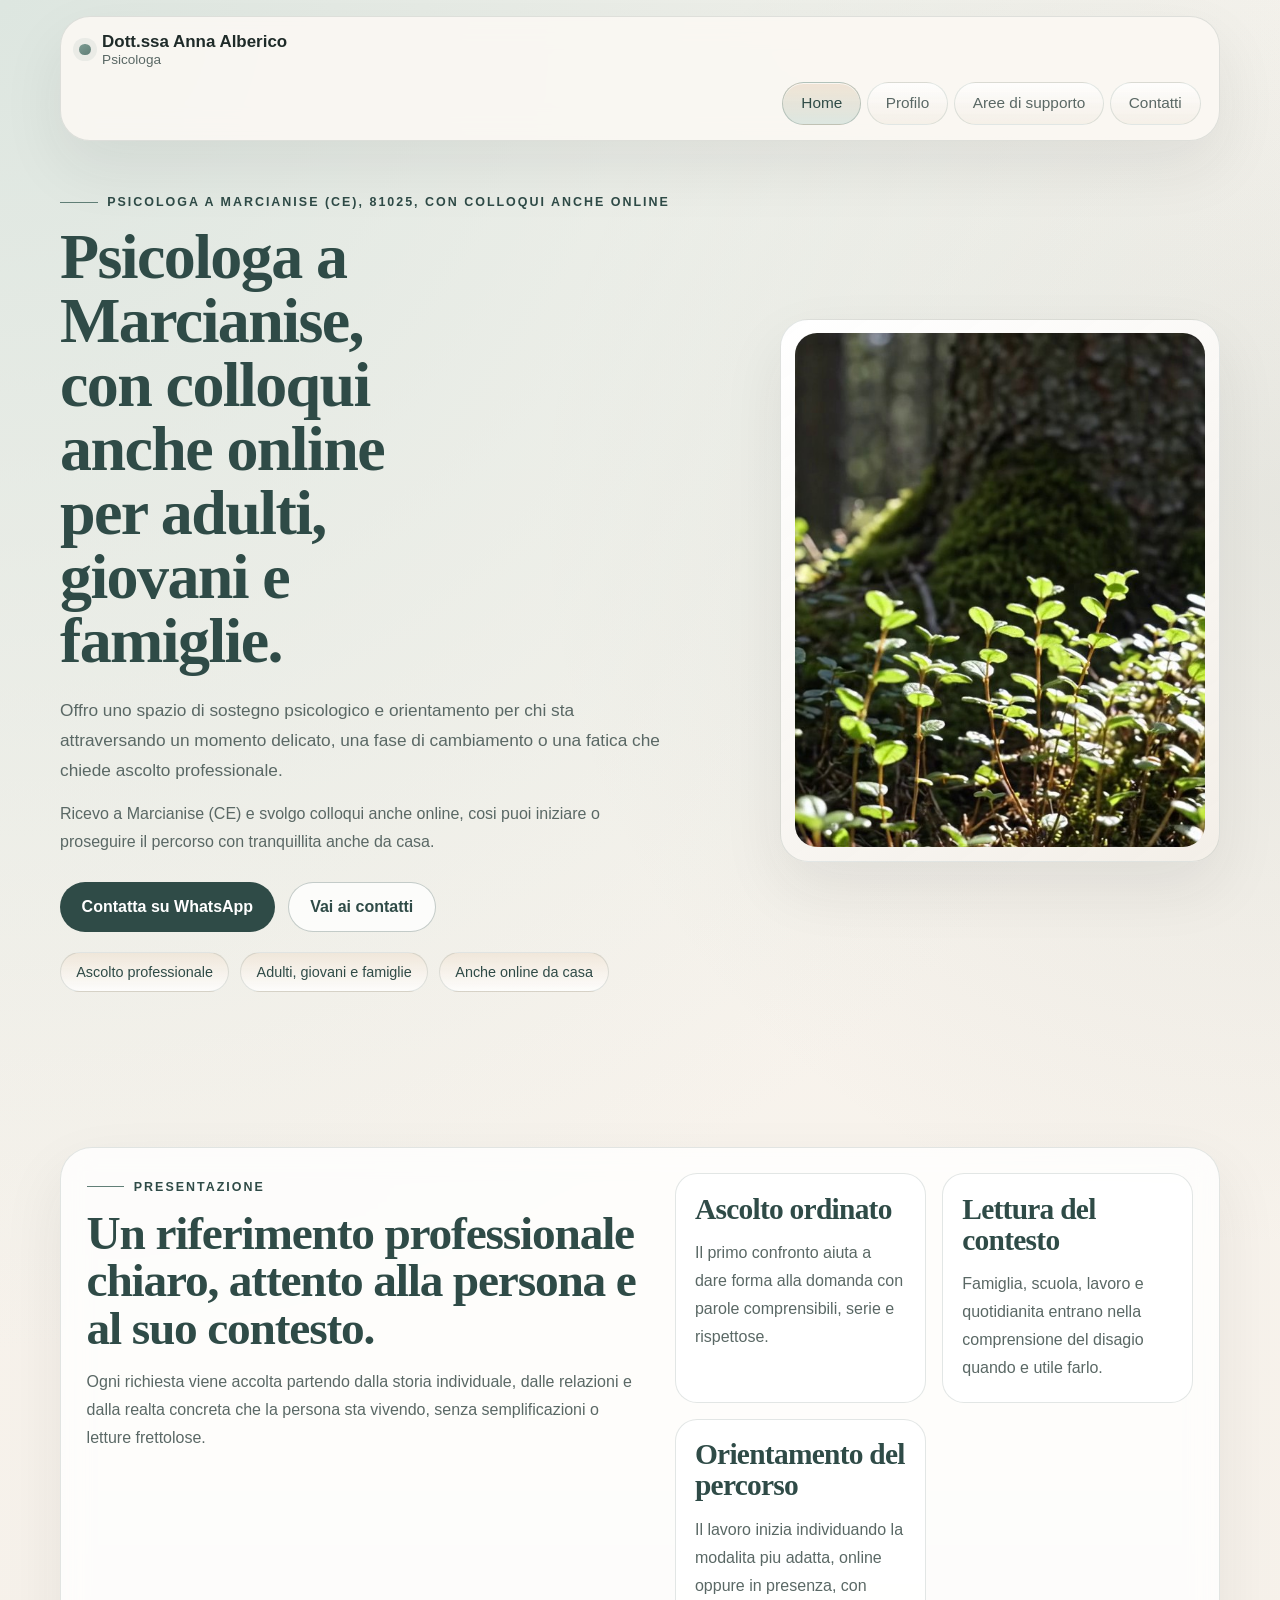
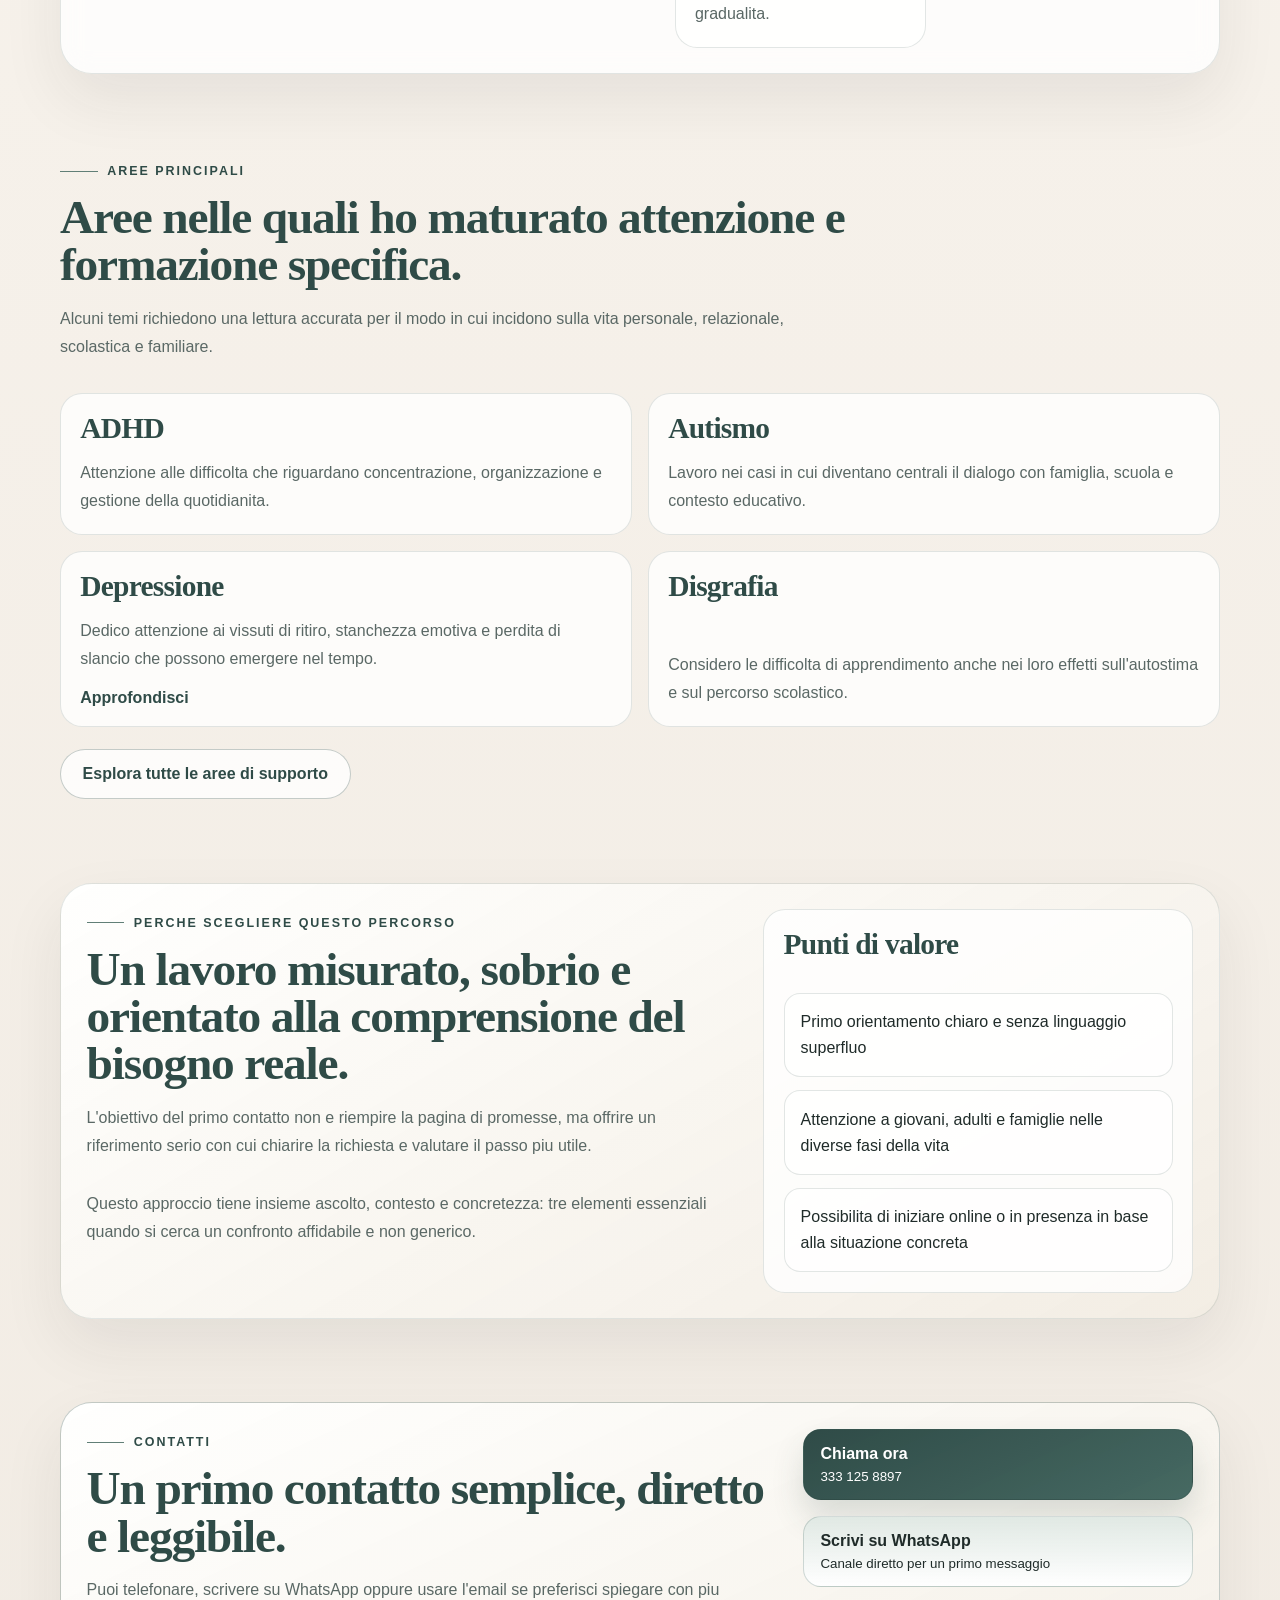
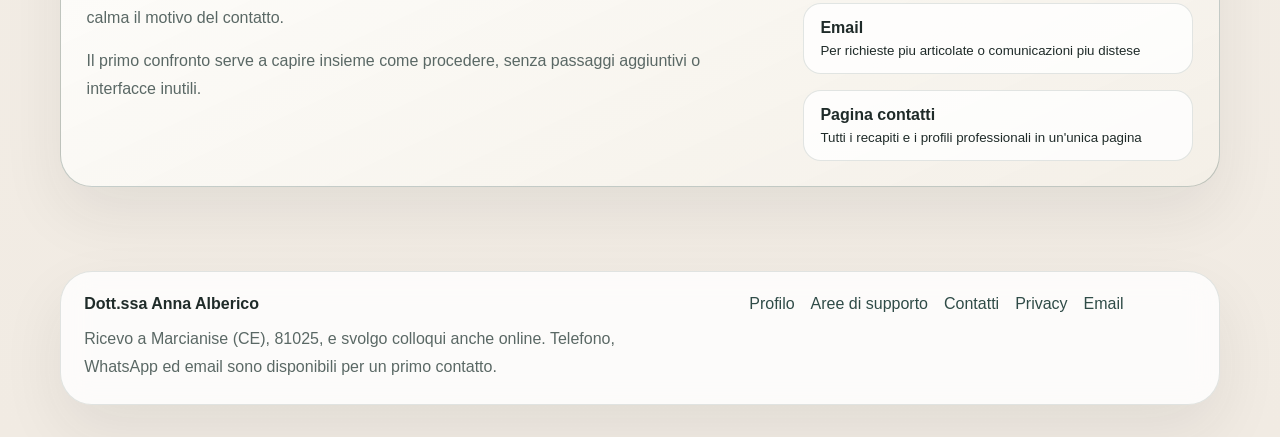
<file: index.html>
<!doctype html>
<html lang="it">
  <head>
    <meta charset="utf-8" />
    <meta name="viewport" content="width=device-width, initial-scale=1" />
    <title>Dott.ssa Anna Alberico | Psicologa a Marcianise (CE), con colloqui anche online</title>
    <meta
      name="description"
      content="Psicologa a Marcianise (CE), con colloqui anche online. Approccio professionale, aree di supporto e contatti diretti della Dott.ssa Anna Alberico."
    />
    <link rel="canonical" href="https://annaalberico.com/" />
    <meta property="og:type" content="website" />
    <meta property="og:site_name" content="Dott.ssa Anna Alberico" />
    <meta property="og:title" content="Dott.ssa Anna Alberico | Psicologa a Marcianise (CE), con colloqui anche online" />
    <meta
      property="og:description"
      content="Presentazione professionale, aree di supporto e contatti diretti della Dott.ssa Anna Alberico."
    />
    <meta property="og:url" content="https://annaalberico.com/" />
    <meta property="og:image" content="https://annaalberico.com/images/og-cover.jpg" />
    <meta name="twitter:card" content="summary_large_image" />
    <meta name="theme-color" content="#f4efe7" />
    <link rel="icon" href="/favicon.svg" type="image/svg+xml" />
    <link rel="stylesheet" href="/assets/styles.css" />
    <script type="application/ld+json">
      {
        "@context": "https://schema.org",
        "@type": "ProfessionalService",
        "name": "Dott.ssa Anna Alberico",
        "description": "Psicologa a Marcianise (CE), con colloqui anche online. Approccio professionale, aree di supporto e contatti diretti.",
        "url": "https://annaalberico.com/",
        "areaServed": ["Marcianise", "Caserta", "Online"],
        "telephone": "+393331258897",
        "email": "dottoressaalberico@gmail.com",
        "provider": {
          "@type": "Person",
          "name": "Dott.ssa Anna Alberico",
          "jobTitle": "Psicologa"
        }
      }
    </script>
    <script defer src="/assets/site.js"></script>
  </head>
  <body>
    <div class="site-shell">
      <header class="site-header" data-nav-root>
        <div class="container site-header__inner">
          <div class="site-header__bar">
            <a class="brand" href="/">
              <span class="brand__text">
                <strong>Dott.ssa Anna Alberico</strong>
                <small>Psicologa</small>
              </span>
            </a>
            <button
              class="nav-toggle"
              type="button"
              aria-expanded="false"
              aria-controls="site-nav"
              aria-label="Apri il menu di navigazione"
              data-nav-toggle
            >
              <span class="nav-toggle__label">Menu</span>
              <span class="nav-toggle__icon" aria-hidden="true"></span>
            </button>
          </div>
          <nav class="nav" id="site-nav" aria-label="Navigazione principale">
            <a href="/" aria-current="page">Home</a>
            <a href="/profilo/">Profilo</a>
            <a href="/aree-di-supporto/">Aree di supporto</a>
            <a href="/contatti/">Contatti</a>
          </nav>
        </div>
      </header>

      <main>
        <section class="hero">
          <div class="container hero__grid">
            <div class="hero__content">
              <p class="eyebrow">Psicologa a Marcianise (CE), 81025, con colloqui anche online</p>
              <h1 class="hero-title">Psicologa a Marcianise, con colloqui anche online per adulti, giovani e famiglie.</h1>
              <p class="hero__lead">
                Offro uno spazio di sostegno psicologico e orientamento per chi sta attraversando un momento delicato,
                una fase di cambiamento o una fatica che chiede ascolto professionale.
              </p>
              <p class="hero__body">
                Ricevo a Marcianise (CE) e svolgo colloqui anche online, cosi puoi iniziare o proseguire il percorso
                con tranquillita anche da casa.
              </p>

              <div class="actions">
                <a class="button button--primary" href="https://wa.me/393331258897" target="_blank" rel="noreferrer">
                  Contatta su WhatsApp
                </a>
                <a class="button button--ghost" href="/contatti/">Vai ai contatti</a>
              </div>

              <div class="pill-row">
                <span class="pill">Ascolto professionale</span>
                <span class="pill">Adulti, giovani e famiglie</span>
                <span class="pill">Anche online da casa</span>
              </div>
            </div>

            <div class="hero__visual hero__visual--video">
              <div class="hero__media hero__media--video">
                <video
                  class="hero__video"
                  autoplay
                  muted
                  loop
                  playsinline
                  preload="metadata"
                  poster="/assets/images/hero-poster.jpg"
                  aria-label="Video introduttivo con atmosfera naturale"
                >
                  <source src="/assets/video/hero.mp4" type="video/mp4" />
                </video>
              </div>
            </div>
          </div>
        </section>

        <section class="section">
          <div class="container section-card home-story">
            <div class="section-header">
              <p class="eyebrow">Presentazione</p>
              <h2 class="section-title">Un riferimento professionale chiaro, attento alla persona e al suo contesto.</h2>
              <p class="section-lead">
                Ogni richiesta viene accolta partendo dalla storia individuale, dalle relazioni e dalla realta concreta
                che la persona sta vivendo, senza semplificazioni o letture frettolose.
              </p>
            </div>

            <div class="feature-grid">
              <article class="subtle-card">
                <h3>Ascolto ordinato</h3>
                <p>Il primo confronto aiuta a dare forma alla domanda con parole comprensibili, serie e rispettose.</p>
              </article>
              <article class="subtle-card">
                <h3>Lettura del contesto</h3>
                <p>Famiglia, scuola, lavoro e quotidianita entrano nella comprensione del disagio quando e utile farlo.</p>
              </article>
              <article class="subtle-card">
                <h3>Orientamento del percorso</h3>
                <p>Il lavoro inizia individuando la modalita piu adatta, online oppure in presenza, con gradualita.</p>
              </article>
            </div>
          </div>
        </section>

        <section class="section">
          <div class="container">
            <div class="section-header">
              <p class="eyebrow">Aree principali</p>
              <h2 class="section-title">Aree nelle quali ho maturato attenzione e formazione specifica.</h2>
              <p class="section-lead">
                Alcuni temi richiedono una lettura accurata per il modo in cui incidono sulla vita personale,
                relazionale, scolastica e familiare.
              </p>
            </div>

            <div class="support-grid support-grid--home">
              <article class="support-card">
                <h3>ADHD</h3>
                <p>Attenzione alle difficolta che riguardano concentrazione, organizzazione e gestione della quotidianita.</p>
              </article>
              <article class="support-card">
                <h3>Autismo</h3>
                <p>Lavoro nei casi in cui diventano centrali il dialogo con famiglia, scuola e contesto educativo.</p>
              </article>
              <article class="support-card">
                <h3>Depressione</h3>
                <p>Dedico attenzione ai vissuti di ritiro, stanchezza emotiva e perdita di slancio che possono emergere nel tempo.</p>
                <a class="mini-link" href="/aree-di-supporto/#depressione">Approfondisci</a>
              </article>
              <article class="support-card">
                <h3>Disgrafia</h3>
                <p>Considero le difficolta di apprendimento anche nei loro effetti sull'autostima e sul percorso scolastico.</p>
              </article>
            </div>

            <div class="section-actions">
              <a class="button button--ghost" href="/aree-di-supporto/">Esplora tutte le aree di supporto</a>
            </div>
          </div>
        </section>

        <section class="section">
          <div class="container section-card editorial-split editorial-split--home">
            <div class="stack">
              <div>
                <p class="eyebrow">Perche scegliere questo percorso</p>
                <h2 class="section-title">Un lavoro misurato, sobrio e orientato alla comprensione del bisogno reale.</h2>
                <p class="section-lead">
                  L'obiettivo del primo contatto non e riempire la pagina di promesse, ma offrire un riferimento serio
                  con cui chiarire la richiesta e valutare il passo piu utile.
                </p>
              </div>
              <p class="body-copy">
                Questo approccio tiene insieme ascolto, contesto e concretezza: tre elementi essenziali quando si cerca
                un confronto affidabile e non generico.
              </p>
            </div>

            <aside class="subtle-card stack context-panel">
              <h3>Punti di valore</h3>
              <ul class="list-clean">
                <li>Primo orientamento chiaro e senza linguaggio superfluo</li>
                <li>Attenzione a giovani, adulti e famiglie nelle diverse fasi della vita</li>
                <li>Possibilita di iniziare online o in presenza in base alla situazione concreta</li>
              </ul>
            </aside>
          </div>
        </section>

        <section class="section">
          <div class="container">
            <div class="contact-panel contact-panel--compact">
              <div>
                <p class="eyebrow">Contatti</p>
                <h2 class="section-title">Un primo contatto semplice, diretto e leggibile.</h2>
                <p class="section-lead">
                  Puoi telefonare, scrivere su WhatsApp oppure usare l'email se preferisci spiegare con piu calma il
                  motivo del contatto.
                </p>
                <p class="contact-panel__note">
                  Il primo confronto serve a capire insieme come procedere, senza passaggi aggiuntivi o interfacce inutili.
                </p>
              </div>

              <div class="contact-links">
                <a class="contact-link contact-link--primary" href="tel:+393331258897">
                  <span>Chiama ora</span>
                  <small>333 125 8897</small>
                </a>
                <a class="contact-link contact-link--secondary" href="https://wa.me/393331258897" target="_blank" rel="noreferrer">
                  <span>Scrivi su WhatsApp</span>
                  <small>Canale diretto per un primo messaggio</small>
                </a>
                <a class="contact-link" href="mailto:dottoressaalberico@gmail.com">
                  <span>Email</span>
                  <small>Per richieste piu articolate o comunicazioni piu distese</small>
                </a>
                <a class="contact-link" href="/contatti/">
                  <span>Pagina contatti</span>
                  <small>Tutti i recapiti e i profili professionali in un'unica pagina</small>
                </a>
              </div>
            </div>
          </div>
        </section>
      </main>

      <footer class="site-footer">
        <div class="container site-footer__inner">
          <div>
            <p class="site-footer__title">Dott.ssa Anna Alberico</p>
            <p class="site-footer__copy">
              Ricevo a Marcianise (CE), 81025, e svolgo colloqui anche online. Telefono, WhatsApp ed email sono disponibili per un primo contatto.
            </p>
          </div>

          <div class="site-footer__links" aria-label="Collegamenti utili">
            <a href="/profilo/">Profilo</a>
            <a href="/aree-di-supporto/">Aree di supporto</a>
            <a href="/contatti/">Contatti</a>
            <a href="/privacy/">Privacy</a>
            <a href="mailto:dottoressaalberico@gmail.com">Email</a>
          </div>
        </div>
      </footer>
    </div>
  </body>
</html>
</file>
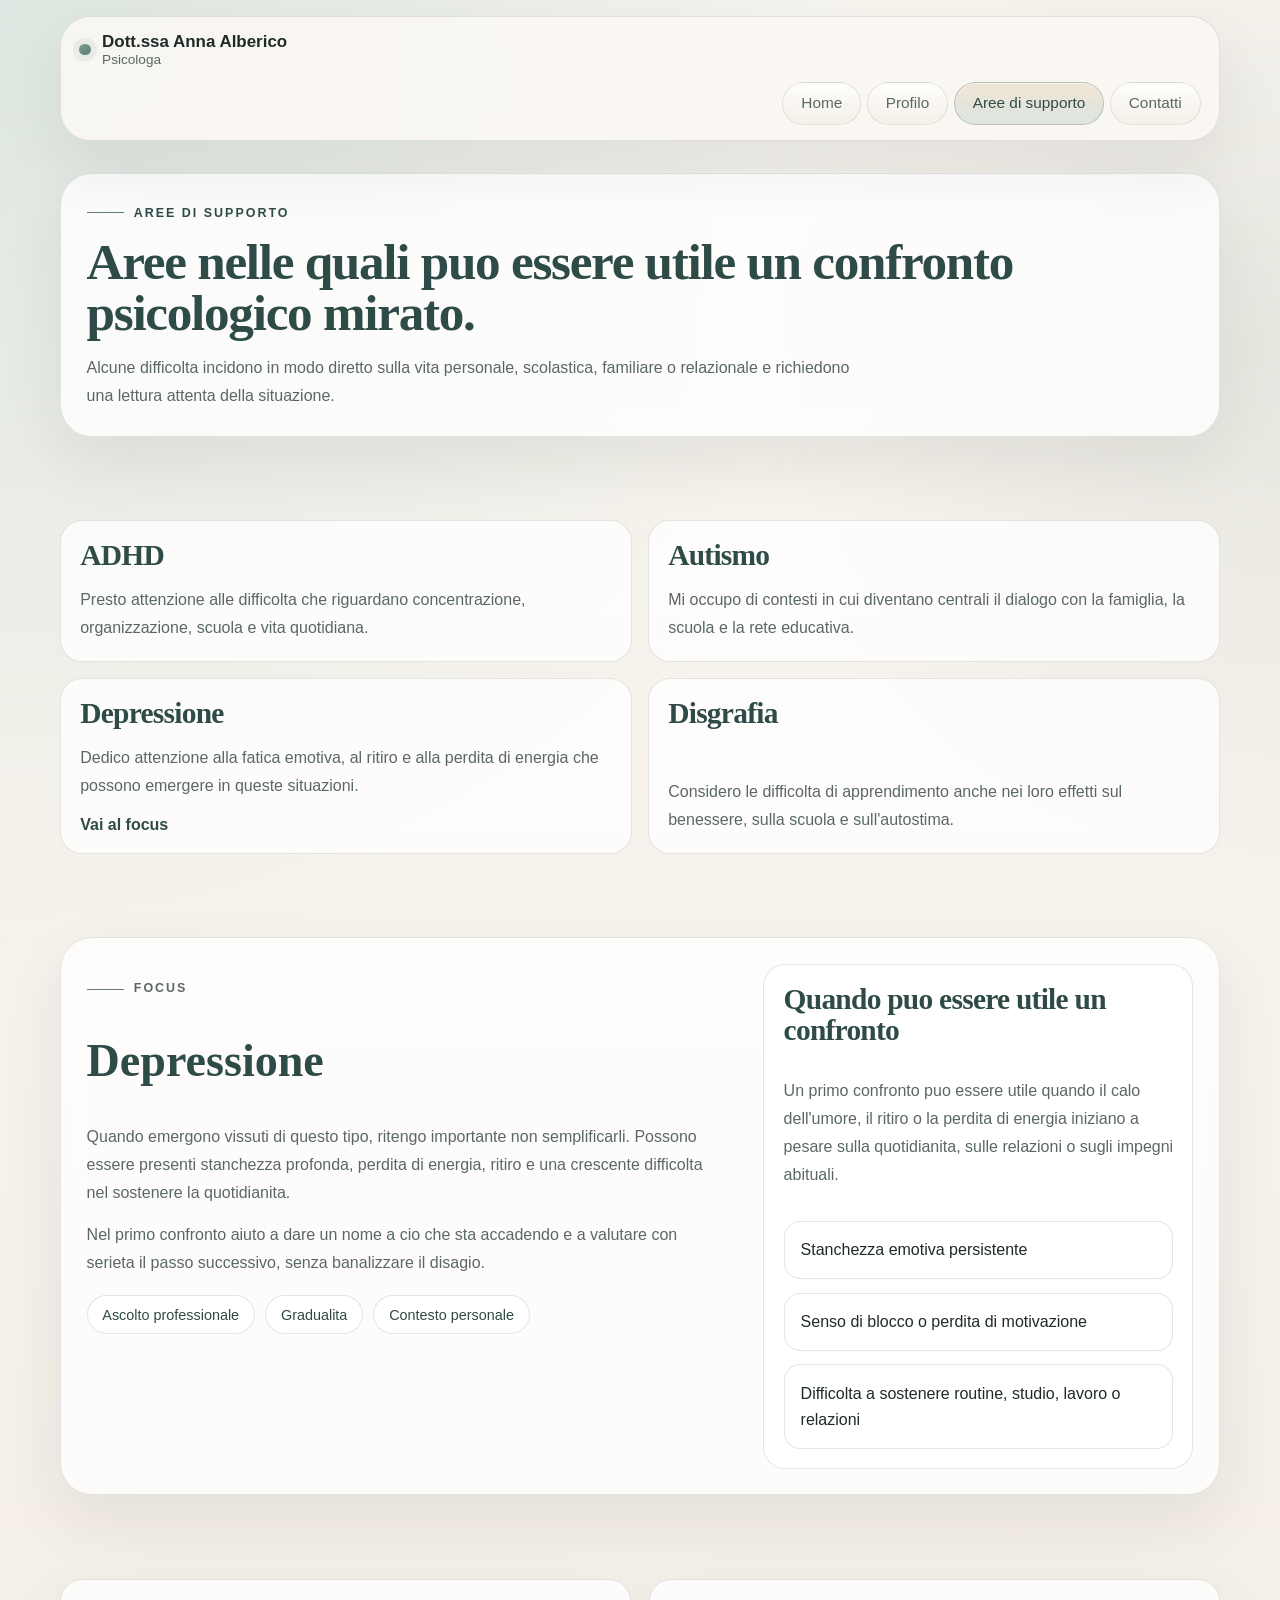
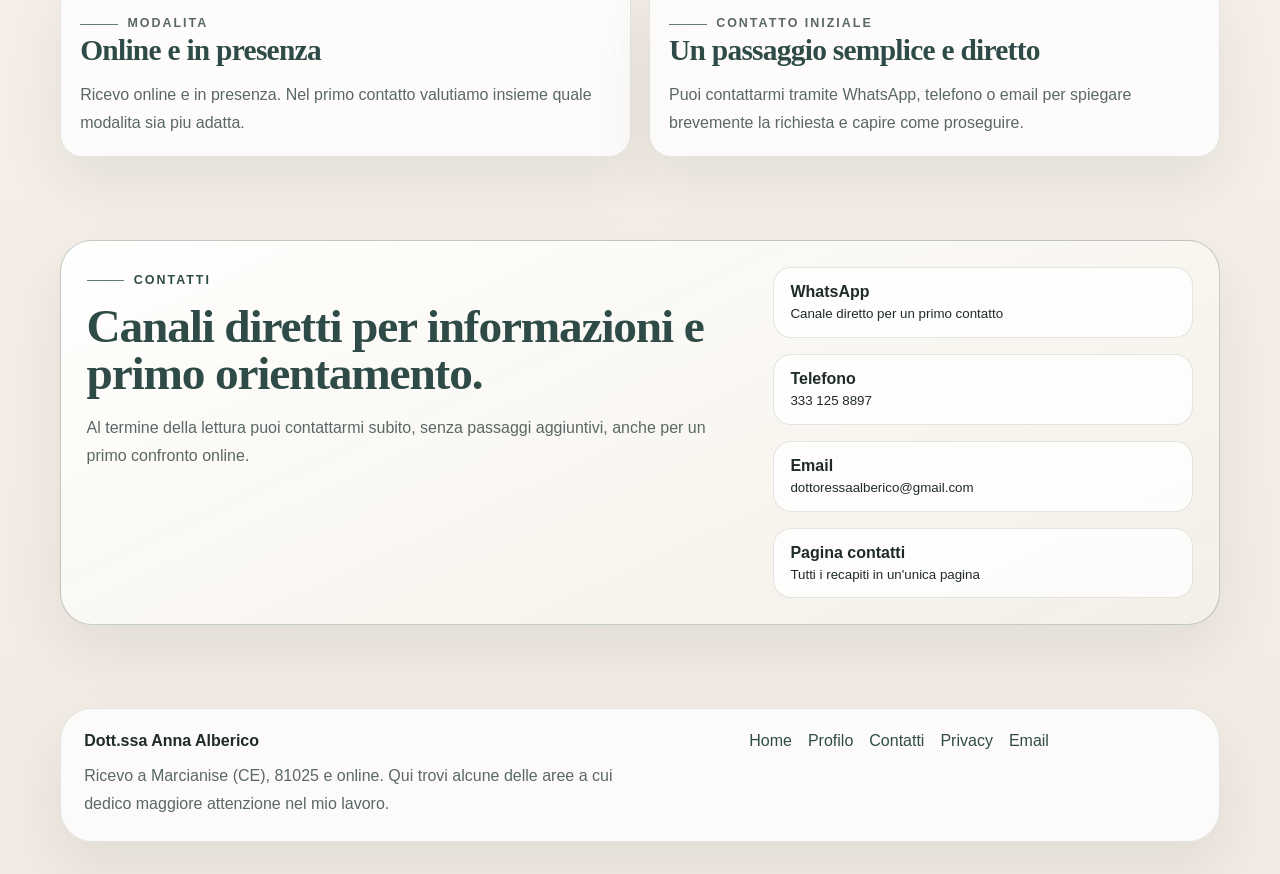
<file: aree-di-supporto.html>
<!doctype html>
<html lang="it">
  <head>
    <meta charset="utf-8" />
    <meta name="viewport" content="width=device-width, initial-scale=1" />
    <title>Aree di supporto | Dott.ssa Anna Alberico</title>
    <meta
      name="description"
      content="Aree di supporto della Dott.ssa Anna Alberico: ADHD, autismo, depressione e disgrafia."
    />
    <link rel="canonical" href="https://annaalberico.com/aree-di-supporto/" />
    <meta property="og:type" content="website" />
    <meta property="og:title" content="Aree di supporto | Dott.ssa Anna Alberico" />
    <meta
      property="og:description"
      content="ADHD, autismo, depressione e disgrafia presentati con un taglio professionale sobrio e orientativo."
    />
    <meta property="og:url" content="https://annaalberico.com/aree-di-supporto/" />
    <meta property="og:image" content="https://annaalberico.com/images/og-cover.jpg" />
    <meta name="twitter:card" content="summary_large_image" />
    <meta name="theme-color" content="#f4efe7" />
    <link rel="icon" href="/favicon.svg" type="image/svg+xml" />
    <link rel="stylesheet" href="/assets/styles.css" />
    <script defer src="/assets/site.js"></script>
  </head>
  <body>
    <div class="site-shell">
      <header class="site-header" data-nav-root>
        <div class="container site-header__inner">
          <div class="site-header__bar">
            <a class="brand" href="/">
              <span class="brand__text">
                <strong>Dott.ssa Anna Alberico</strong>
                <small>Psicologa</small>
              </span>
            </a>
            <button
              class="nav-toggle"
              type="button"
              aria-expanded="false"
              aria-controls="site-nav"
              aria-label="Apri il menu di navigazione"
              data-nav-toggle
            >
              <span class="nav-toggle__label">Menu</span>
              <span class="nav-toggle__icon" aria-hidden="true"></span>
            </button>
          </div>
          <nav class="nav" id="site-nav" aria-label="Navigazione principale">
            <a href="/">Home</a>
            <a href="/profilo/">Profilo</a>
            <a href="/aree-di-supporto/" aria-current="page">Aree di supporto</a>
            <a href="/contatti/">Contatti</a>
          </nav>
        </div>
      </header>

      <main>
        <section class="page-hero">
          <div class="container page-hero__shell">
            <p class="eyebrow">Aree di supporto</p>
            <h1 class="page-hero__title">Aree nelle quali puo essere utile un confronto psicologico mirato.</h1>
            <p class="section-lead">
              Alcune difficolta incidono in modo diretto sulla vita personale, scolastica, familiare o relazionale e
              richiedono una lettura attenta della situazione.
            </p>
          </div>
        </section>

        <section class="section">
          <div class="container">
            <div class="support-grid">
              <article class="support-card">
                <h3>ADHD</h3>
                <p>Presto attenzione alle difficolta che riguardano concentrazione, organizzazione, scuola e vita quotidiana.</p>
              </article>
              <article class="support-card">
                <h3>Autismo</h3>
                <p>Mi occupo di contesti in cui diventano centrali il dialogo con la famiglia, la scuola e la rete educativa.</p>
              </article>
              <article class="support-card">
                <h3>Depressione</h3>
                <p>Dedico attenzione alla fatica emotiva, al ritiro e alla perdita di energia che possono emergere in queste situazioni.</p>
                <a class="mini-link" href="#depressione">Vai al focus</a>
              </article>
              <article class="support-card">
                <h3>Disgrafia</h3>
                <p>Considero le difficolta di apprendimento anche nei loro effetti sul benessere, sulla scuola e sull'autostima.</p>
              </article>
            </div>
          </div>
        </section>

        <section class="section" id="depressione">
          <div class="container section-card support-spotlight">
            <div class="support-spotlight__copy">
              <p class="eyebrow">Focus</p>
              <h2>Depressione</h2>
              <p>
                Quando emergono vissuti di questo tipo, ritengo importante non semplificarli. Possono essere presenti
                stanchezza profonda, perdita di energia, ritiro e una crescente difficolta nel sostenere la quotidianita.
              </p>
              <p>
                Nel primo confronto aiuto a dare un nome a cio che sta accadendo e a valutare con serieta il passo
                successivo, senza banalizzare il disagio.
              </p>
              <div class="support-spotlight__tags">
                <span>Ascolto professionale</span>
                <span>Gradualita</span>
                <span>Contesto personale</span>
              </div>
            </div>

            <aside class="subtle-card stack focus-panel">
              <h3>Quando puo essere utile un confronto</h3>
              <p>
                Un primo confronto puo essere utile quando il calo dell'umore, il ritiro o la perdita di energia
                iniziano a pesare sulla quotidianita, sulle relazioni o sugli impegni abituali.
              </p>
              <ul class="list-clean">
                <li>Stanchezza emotiva persistente</li>
                <li>Senso di blocco o perdita di motivazione</li>
                <li>Difficolta a sostenere routine, studio, lavoro o relazioni</li>
              </ul>
            </aside>
          </div>
        </section>

        <section class="section">
          <div class="container grid grid-two">
            <article class="section-card info-card">
              <p class="eyebrow">Modalita</p>
              <h3>Online e in presenza</h3>
              <p>
                Ricevo online e in presenza. Nel primo contatto valutiamo insieme quale modalita sia piu adatta.
              </p>
            </article>

            <article class="section-card info-card">
              <p class="eyebrow">Contatto iniziale</p>
              <h3>Un passaggio semplice e diretto</h3>
              <p>
                Puoi contattarmi tramite WhatsApp, telefono o email per spiegare brevemente la richiesta e capire come
                proseguire.
              </p>
            </article>
          </div>
        </section>

        <section class="section">
          <div class="container">
            <div class="contact-panel">
              <div>
                <p class="eyebrow">Contatti</p>
                <h2 class="section-title">Canali diretti per informazioni e primo orientamento.</h2>
                <p class="section-lead">
                  Al termine della lettura puoi contattarmi subito, senza passaggi aggiuntivi, anche per un primo
                  confronto online.
                </p>
              </div>

              <div class="contact-links">
                <a class="contact-link" href="https://wa.me/393331258897" target="_blank" rel="noreferrer">
                  <span>WhatsApp</span>
                  <small>Canale diretto per un primo contatto</small>
                </a>
                <a class="contact-link" href="tel:+393331258897">
                  <span>Telefono</span>
                  <small>333 125 8897</small>
                </a>
                <a class="contact-link" href="mailto:dottoressaalberico@gmail.com">
                  <span>Email</span>
                  <small>dottoressaalberico@gmail.com</small>
                </a>
                <a class="contact-link" href="/contatti/">
                  <span>Pagina contatti</span>
                  <small>Tutti i recapiti in un'unica pagina</small>
                </a>
              </div>
            </div>
          </div>
        </section>
      </main>

      <footer class="site-footer">
        <div class="container site-footer__inner">
          <div>
            <p class="site-footer__title">Dott.ssa Anna Alberico</p>
            <p class="site-footer__copy">
              Ricevo a Marcianise (CE), 81025 e online. Qui trovi alcune delle aree a cui dedico maggiore attenzione nel mio lavoro.
            </p>
          </div>

          <div class="site-footer__links" aria-label="Collegamenti utili">
            <a href="/">Home</a>
            <a href="/profilo/">Profilo</a>
            <a href="/contatti/">Contatti</a>
            <a href="/privacy/">Privacy</a>
            <a href="mailto:dottoressaalberico@gmail.com">Email</a>
          </div>
        </div>
      </footer>
    </div>
  </body>
</html>
</file>
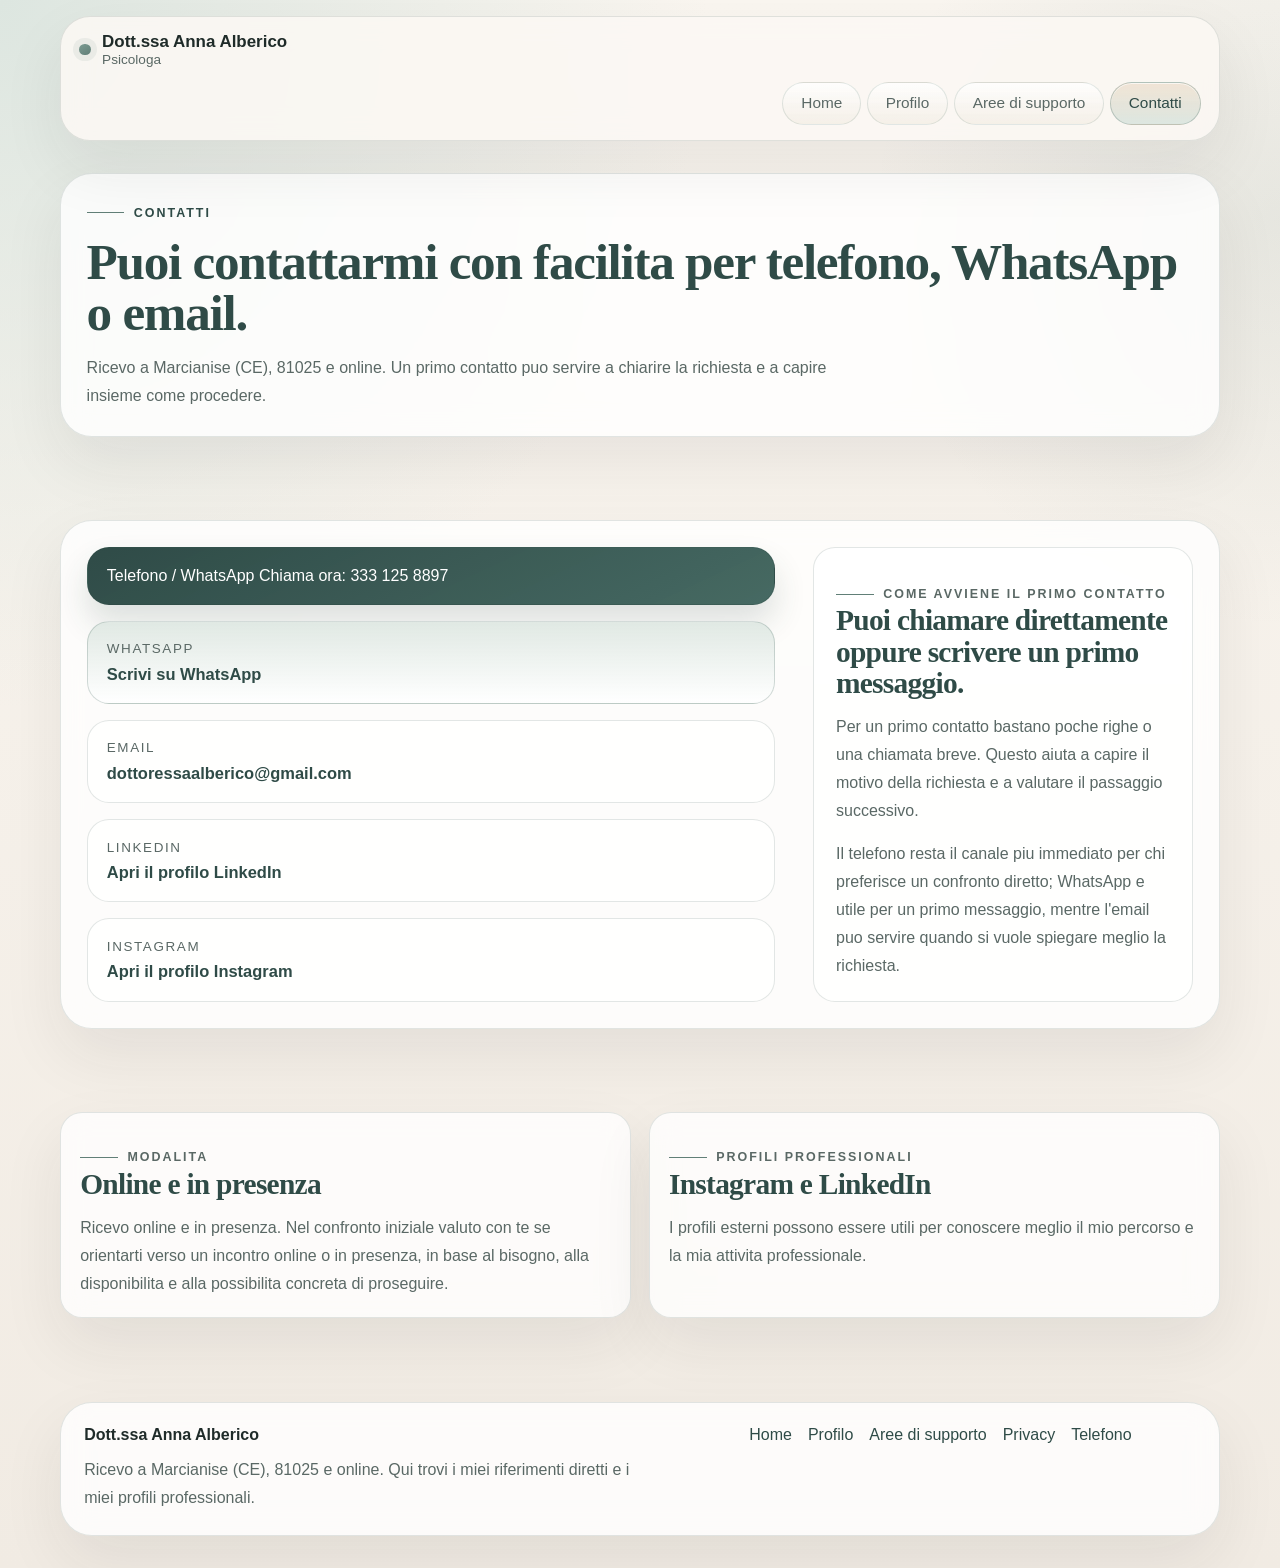
<file: contatti.html>
<!doctype html>
<html lang="it">
  <head>
    <meta charset="utf-8" />
    <meta name="viewport" content="width=device-width, initial-scale=1" />
    <title>Contatti | Dott.ssa Anna Alberico a Marcianise (CE)</title>
    <meta
      name="description"
      content="Contatti diretti della Dott.ssa Anna Alberico a Marcianise (CE): telefono, WhatsApp, email, LinkedIn e Instagram."
    />
    <link rel="canonical" href="https://annaalberico.com/contatti/" />
    <meta property="og:type" content="website" />
    <meta property="og:title" content="Contatti | Dott.ssa Anna Alberico" />
    <meta
      property="og:description"
      content="Telefono, WhatsApp, email e profili professionali esterni della Dott.ssa Anna Alberico a Marcianise (CE)."
    />
    <meta property="og:url" content="https://annaalberico.com/contatti/" />
    <meta property="og:image" content="https://annaalberico.com/images/og-cover.jpg" />
    <meta name="twitter:card" content="summary_large_image" />
    <meta name="theme-color" content="#f4efe7" />
    <link rel="icon" href="/favicon.svg" type="image/svg+xml" />
    <link rel="stylesheet" href="/assets/styles.css" />
    <script defer src="/assets/site.js"></script>
  </head>
  <body>
    <div class="site-shell">
      <header class="site-header" data-nav-root>
        <div class="container site-header__inner">
          <div class="site-header__bar">
            <a class="brand" href="/">
              <span class="brand__text">
                <strong>Dott.ssa Anna Alberico</strong>
                <small>Psicologa</small>
              </span>
            </a>
            <button
              class="nav-toggle"
              type="button"
              aria-expanded="false"
              aria-controls="site-nav"
              aria-label="Apri il menu di navigazione"
              data-nav-toggle
            >
              <span class="nav-toggle__label">Menu</span>
              <span class="nav-toggle__icon" aria-hidden="true"></span>
            </button>
          </div>
          <nav class="nav" id="site-nav" aria-label="Navigazione principale">
            <a href="/">Home</a>
            <a href="/profilo/">Profilo</a>
            <a href="/aree-di-supporto/">Aree di supporto</a>
            <a href="/contatti/" aria-current="page">Contatti</a>
          </nav>
        </div>
      </header>

      <main>
        <section class="page-hero">
          <div class="container page-hero__shell">
            <p class="eyebrow">Contatti</p>
            <h1 class="page-hero__title">Puoi contattarmi con facilita per telefono, WhatsApp o email.</h1>
            <p class="section-lead">
              Ricevo a Marcianise (CE), 81025 e online. Un primo contatto puo servire a chiarire la richiesta e a
              capire insieme come procedere.
            </p>
          </div>
        </section>

        <section class="section">
          <div class="container section-card">
            <div class="contact-page-grid">
              <div class="contact-list">
                <div class="contact-item contact-item--primary">
                  <span>Telefono / WhatsApp</span>
                  <a href="tel:+393331258897">Chiama ora: 333 125 8897</a>
                </div>
                <div class="contact-item contact-item--secondary">
                  <span>WhatsApp</span>
                  <a href="https://wa.me/393331258897" target="_blank" rel="noreferrer">Scrivi su WhatsApp</a>
                </div>
                <div class="contact-item">
                  <span>Email</span>
                  <a href="mailto:dottoressaalberico@gmail.com">dottoressaalberico@gmail.com</a>
                </div>
                <div class="contact-item">
                  <span>LinkedIn</span>
                  <a
                    href="https://www.linkedin.com/in/anna-alberico-319631194"
                    target="_blank"
                    rel="noreferrer"
                  >
                    Apri il profilo LinkedIn
                  </a>
                </div>
                <div class="contact-item">
                  <span>Instagram</span>
                  <a
                    href="https://www.instagram.com/dott.ssa_alberico_anna"
                    target="_blank"
                    rel="noreferrer"
                  >
                    Apri il profilo Instagram
                  </a>
                </div>
              </div>

              <aside class="contact-note">
                <p class="eyebrow">Come avviene il primo contatto</p>
                <h2>Puoi chiamare direttamente oppure scrivere un primo messaggio.</h2>
                <p>
                  Per un primo contatto bastano poche righe o una chiamata breve. Questo aiuta a capire il motivo della
                  richiesta e a valutare il passaggio successivo.
                </p>
                <p>
                  Il telefono resta il canale piu immediato per chi preferisce un confronto diretto; WhatsApp e utile
                  per un primo messaggio, mentre l'email puo servire quando si vuole spiegare meglio la richiesta.
                </p>
              </aside>
            </div>
          </div>
        </section>

        <section class="section">
          <div class="container grid grid-two">
            <article class="section-card info-card">
              <p class="eyebrow">Modalita</p>
              <h3>Online e in presenza</h3>
              <p>
                Ricevo online e in presenza. Nel confronto iniziale valuto con te se orientarti verso un incontro online
                o in presenza, in base al bisogno, alla disponibilita e alla possibilita concreta di proseguire.
              </p>
            </article>

            <article class="section-card info-card">
              <p class="eyebrow">Profili professionali</p>
              <h3>Instagram e LinkedIn</h3>
              <p>
                I profili esterni possono essere utili per conoscere meglio il mio percorso e la mia attivita
                professionale.
              </p>
            </article>
          </div>
        </section>
      </main>

      <footer class="site-footer">
        <div class="container site-footer__inner">
          <div>
            <p class="site-footer__title">Dott.ssa Anna Alberico</p>
            <p class="site-footer__copy">
              Ricevo a Marcianise (CE), 81025 e online. Qui trovi i miei riferimenti diretti e i miei profili professionali.
            </p>
          </div>

          <div class="site-footer__links" aria-label="Collegamenti utili">
            <a href="/">Home</a>
            <a href="/profilo/">Profilo</a>
            <a href="/aree-di-supporto/">Aree di supporto</a>
            <a href="/privacy/">Privacy</a>
            <a href="tel:+393331258897">Telefono</a>
          </div>
        </div>
      </footer>
    </div>
  </body>
</html>
</file>
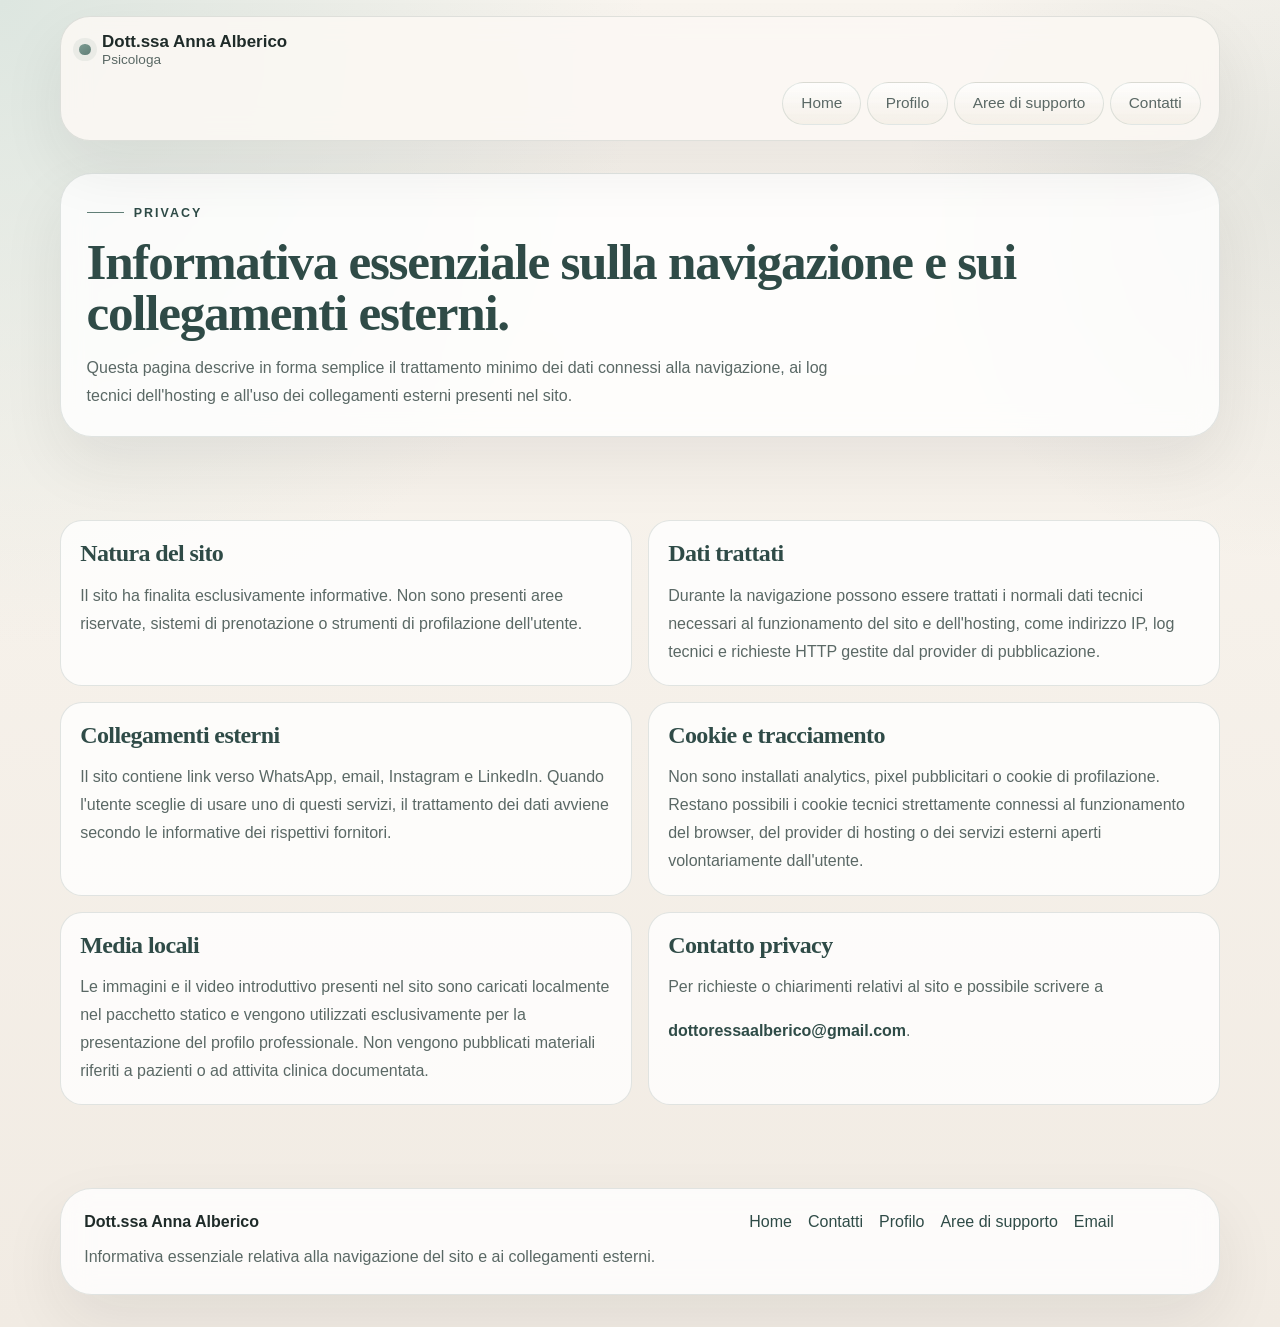
<file: privacy.html>
<!doctype html>
<html lang="it">
  <head>
    <meta charset="utf-8" />
    <meta name="viewport" content="width=device-width, initial-scale=1" />
    <title>Privacy | Dott.ssa Anna Alberico</title>
    <meta
      name="description"
      content="Informativa privacy essenziale del sito della Dott.ssa Anna Alberico."
    />
    <link rel="canonical" href="https://annaalberico.com/privacy/" />
    <meta property="og:type" content="website" />
    <meta property="og:title" content="Privacy | Dott.ssa Anna Alberico" />
    <meta
      property="og:description"
      content="Informativa essenziale relativa alla navigazione del sito e ai collegamenti esterni."
    />
    <meta property="og:url" content="https://annaalberico.com/privacy/" />
    <meta property="og:image" content="https://annaalberico.com/images/og-cover.jpg" />
    <meta name="twitter:card" content="summary_large_image" />
    <meta name="theme-color" content="#f4efe7" />
    <link rel="icon" href="/favicon.svg" type="image/svg+xml" />
    <link rel="stylesheet" href="/assets/styles.css" />
    <script defer src="/assets/site.js"></script>
  </head>
  <body>
    <div class="site-shell">
      <header class="site-header" data-nav-root>
        <div class="container site-header__inner">
          <div class="site-header__bar">
            <a class="brand" href="/">
              <span class="brand__text">
                <strong>Dott.ssa Anna Alberico</strong>
                <small>Psicologa</small>
              </span>
            </a>
            <button
              class="nav-toggle"
              type="button"
              aria-expanded="false"
              aria-controls="site-nav"
              aria-label="Apri il menu di navigazione"
              data-nav-toggle
            >
              <span class="nav-toggle__label">Menu</span>
              <span class="nav-toggle__icon" aria-hidden="true"></span>
            </button>
          </div>
          <nav class="nav" id="site-nav" aria-label="Navigazione principale">
            <a href="/">Home</a>
            <a href="/profilo/">Profilo</a>
            <a href="/aree-di-supporto/">Aree di supporto</a>
            <a href="/contatti/">Contatti</a>
          </nav>
        </div>
      </header>

      <main>
        <section class="page-hero">
          <div class="container page-hero__shell">
            <p class="eyebrow">Privacy</p>
            <h1 class="page-hero__title">Informativa essenziale sulla navigazione e sui collegamenti esterni.</h1>
            <p class="section-lead">
              Questa pagina descrive in forma semplice il trattamento minimo dei dati connessi alla navigazione, ai log
              tecnici dell'hosting e all'uso dei collegamenti esterni presenti nel sito.
            </p>
          </div>
        </section>

        <section class="section">
          <div class="container legal-layout">
            <article class="legal-block">
              <h2>Natura del sito</h2>
              <p>
                Il sito ha finalita esclusivamente informative. Non sono presenti aree riservate, sistemi di
                prenotazione o strumenti di profilazione dell'utente.
              </p>
            </article>

            <article class="legal-block">
              <h2>Dati trattati</h2>
              <p>
                Durante la navigazione possono essere trattati i normali dati tecnici necessari al funzionamento del sito
                e dell'hosting, come indirizzo IP, log tecnici e richieste HTTP gestite dal provider di pubblicazione.
              </p>
            </article>

            <article class="legal-block">
              <h2>Collegamenti esterni</h2>
              <p>
                Il sito contiene link verso WhatsApp, email, Instagram e LinkedIn. Quando l'utente sceglie di usare uno
                di questi servizi, il trattamento dei dati avviene secondo le informative dei rispettivi fornitori.
              </p>
            </article>

            <article class="legal-block">
              <h2>Cookie e tracciamento</h2>
              <p>
                Non sono installati analytics, pixel pubblicitari o cookie di profilazione. Restano possibili i cookie
                tecnici strettamente connessi al funzionamento del browser, del provider di hosting o dei servizi esterni
                aperti volontariamente dall'utente.
              </p>
            </article>

            <article class="legal-block">
              <h2>Media locali</h2>
              <p>
                Le immagini e il video introduttivo presenti nel sito sono caricati localmente nel pacchetto statico e
                vengono utilizzati esclusivamente per la presentazione del profilo professionale. Non vengono pubblicati
                materiali riferiti a pazienti o ad attivita clinica documentata.
              </p>
            </article>

            <article class="legal-block">
              <h2>Contatto privacy</h2>
              <p>
                Per richieste o chiarimenti relativi al sito e possibile scrivere a
                <a class="plain-link" href="mailto:dottoressaalberico@gmail.com">dottoressaalberico@gmail.com</a>.
              </p>
            </article>
          </div>
        </section>
      </main>

      <footer class="site-footer">
        <div class="container site-footer__inner">
          <div>
            <p class="site-footer__title">Dott.ssa Anna Alberico</p>
            <p class="site-footer__copy">
              Informativa essenziale relativa alla navigazione del sito e ai collegamenti esterni.
            </p>
          </div>

          <div class="site-footer__links" aria-label="Collegamenti utili">
            <a href="/">Home</a>
            <a href="/contatti/">Contatti</a>
            <a href="/profilo/">Profilo</a>
            <a href="/aree-di-supporto/">Aree di supporto</a>
            <a href="mailto:dottoressaalberico@gmail.com">Email</a>
          </div>
        </div>
      </footer>
    </div>
  </body>
</html>
</file>
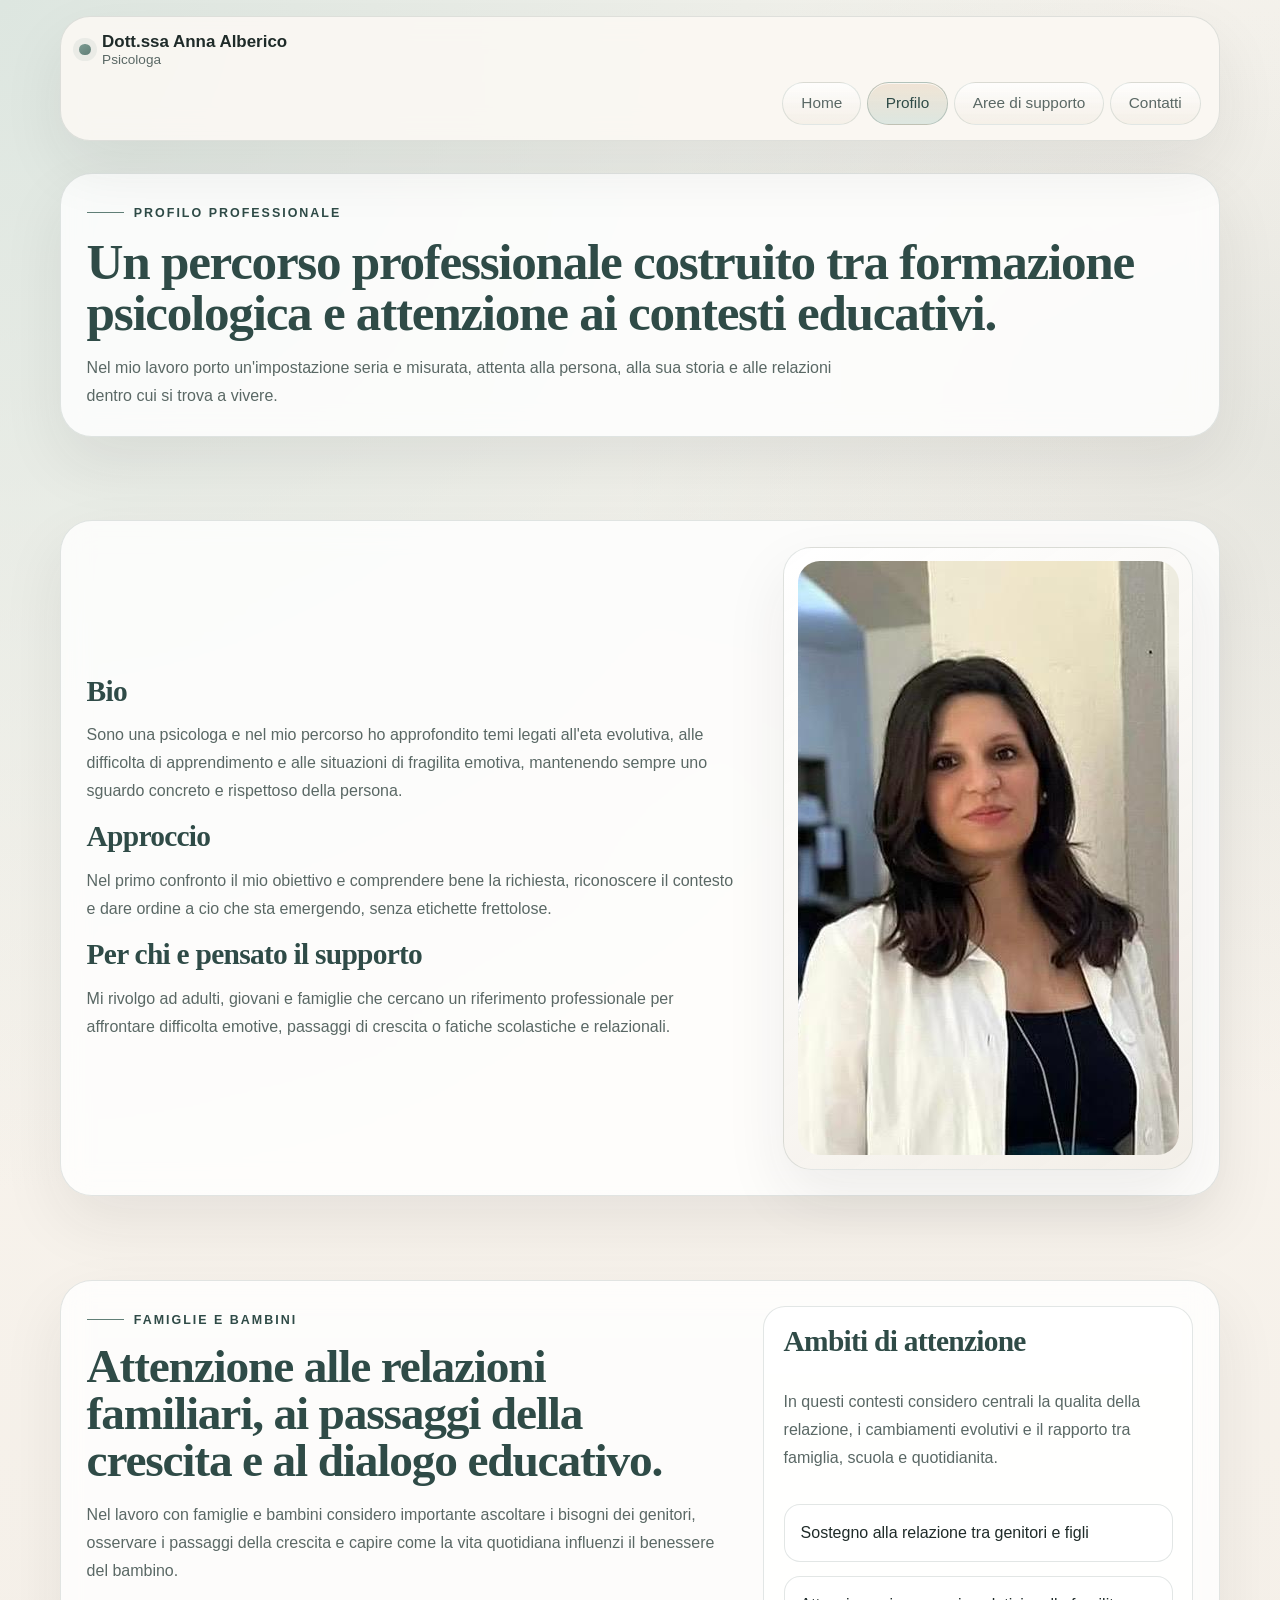
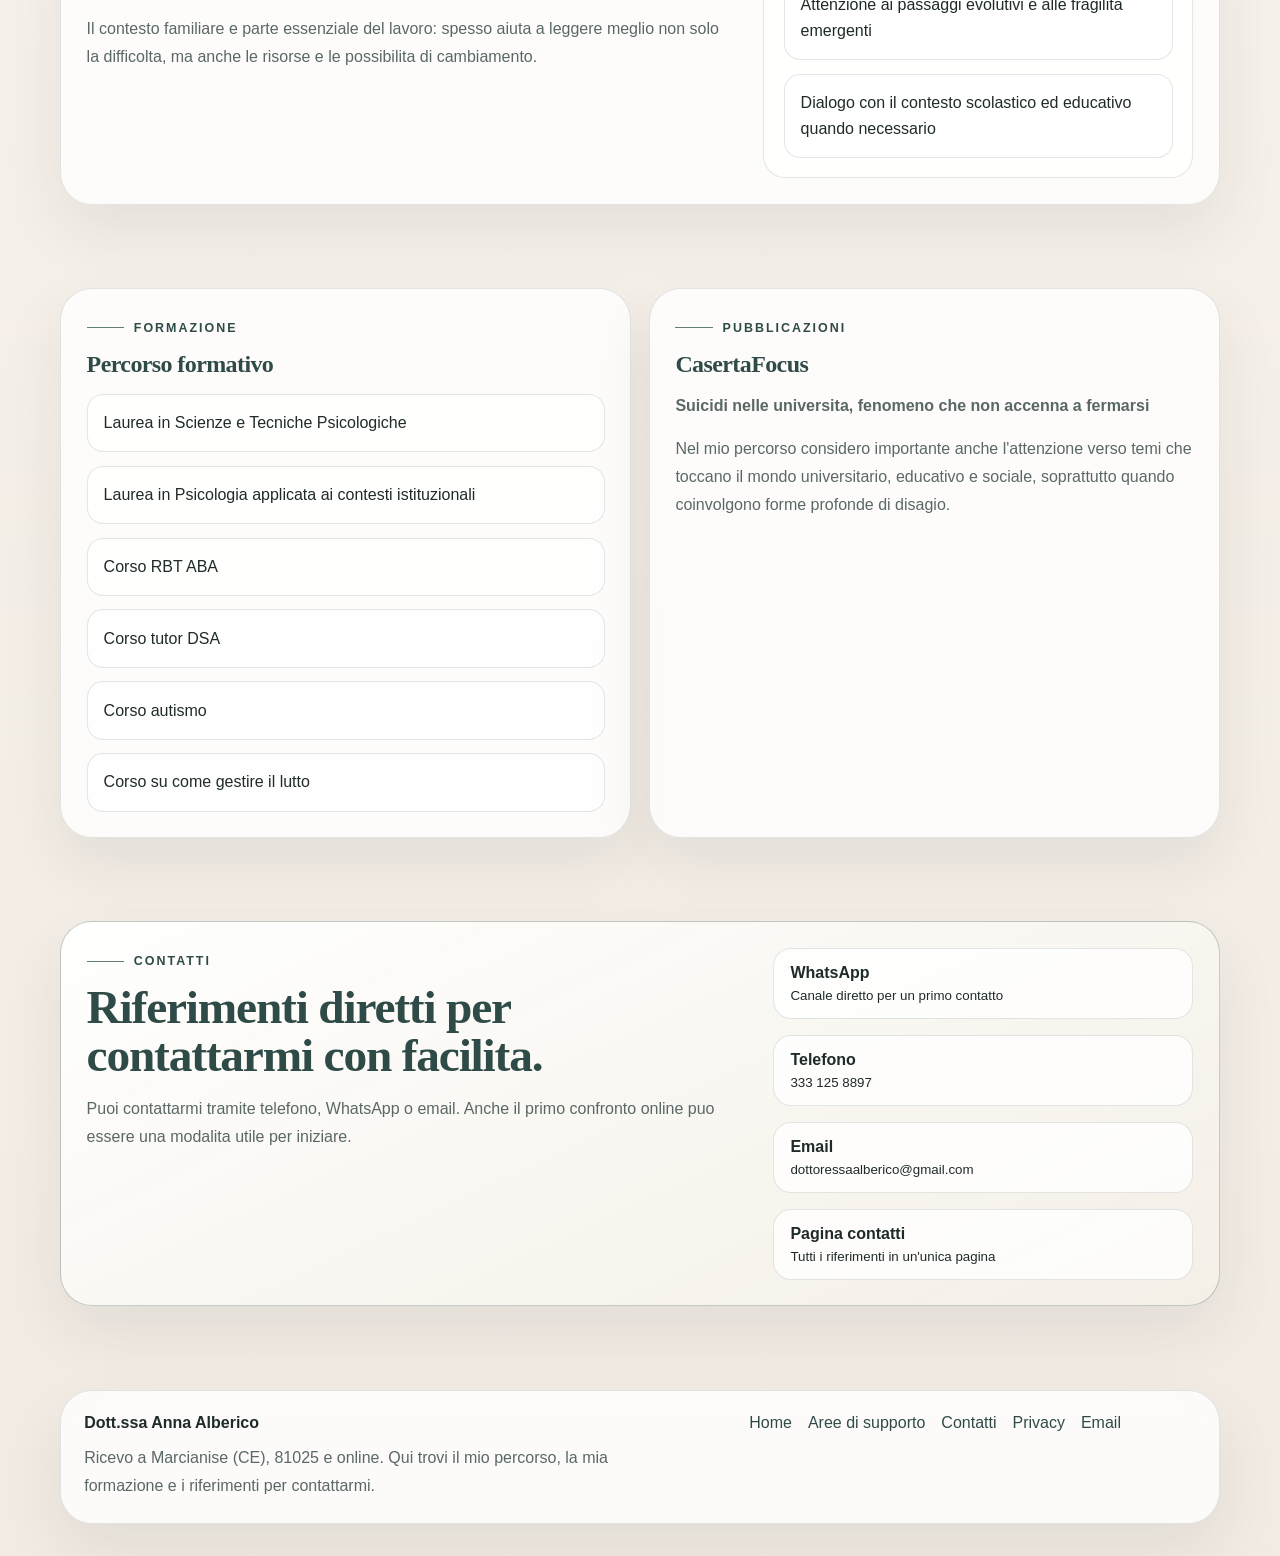
<file: profilo.html>
<!doctype html>
<html lang="it">
  <head>
    <meta charset="utf-8" />
    <meta name="viewport" content="width=device-width, initial-scale=1" />
    <title>Profilo professionale | Dott.ssa Anna Alberico</title>
    <meta
      name="description"
      content="Profilo professionale, formazione e riferimenti della Dott.ssa Anna Alberico."
    />
    <link rel="canonical" href="https://annaalberico.com/profilo/" />
    <meta property="og:type" content="website" />
    <meta property="og:title" content="Profilo professionale | Dott.ssa Anna Alberico" />
    <meta
      property="og:description"
      content="Bio professionale, formazione, pubblicazioni e attenzione alle dinamiche di famiglie e bambini."
    />
    <meta property="og:url" content="https://annaalberico.com/profilo/" />
    <meta property="og:image" content="https://annaalberico.com/images/og-cover.jpg" />
    <meta name="twitter:card" content="summary_large_image" />
    <meta name="theme-color" content="#f4efe7" />
    <link rel="icon" href="/favicon.svg" type="image/svg+xml" />
    <link rel="stylesheet" href="/assets/styles.css" />
    <script defer src="/assets/site.js"></script>
  </head>
  <body>
    <div class="site-shell">
      <header class="site-header" data-nav-root>
        <div class="container site-header__inner">
          <div class="site-header__bar">
            <a class="brand" href="/">
              <span class="brand__text">
                <strong>Dott.ssa Anna Alberico</strong>
                <small>Psicologa</small>
              </span>
            </a>
            <button
              class="nav-toggle"
              type="button"
              aria-expanded="false"
              aria-controls="site-nav"
              aria-label="Apri il menu di navigazione"
              data-nav-toggle
            >
              <span class="nav-toggle__label">Menu</span>
              <span class="nav-toggle__icon" aria-hidden="true"></span>
            </button>
          </div>
          <nav class="nav" id="site-nav" aria-label="Navigazione principale">
            <a href="/">Home</a>
            <a href="/profilo/" aria-current="page">Profilo</a>
            <a href="/aree-di-supporto/">Aree di supporto</a>
            <a href="/contatti/">Contatti</a>
          </nav>
        </div>
      </header>

      <main>
        <section class="page-hero">
          <div class="container page-hero__shell">
            <p class="eyebrow">Profilo professionale</p>
            <h1 class="page-hero__title">Un percorso professionale costruito tra formazione psicologica e attenzione ai contesti educativi.</h1>
            <p class="section-lead">
              Nel mio lavoro porto un'impostazione seria e misurata, attenta alla persona, alla sua storia e alle
              relazioni dentro cui si trova a vivere.
            </p>
          </div>
        </section>

        <section class="section">
          <div class="container section-card profile-intro">
            <div class="profile-copy stack">
              <div>
                <h2>Bio</h2>
                <p>
                  Sono una psicologa e nel mio percorso ho approfondito temi legati all'eta evolutiva, alle difficolta
                  di apprendimento e alle situazioni di fragilita emotiva, mantenendo sempre uno sguardo concreto e
                  rispettoso della persona.
                </p>
              </div>
              <div>
                <h2>Approccio</h2>
                <p>
                  Nel primo confronto il mio obiettivo e comprendere bene la richiesta, riconoscere il contesto e dare
                  ordine a cio che sta emergendo, senza etichette frettolose.
                </p>
              </div>
              <div>
                <h2>Per chi e pensato il supporto</h2>
                <p>
                  Mi rivolgo ad adulti, giovani e famiglie che cercano un riferimento professionale per affrontare
                  difficolta emotive, passaggi di crescita o fatiche scolastiche e relazionali.
                </p>
              </div>
            </div>

            <div class="media-frame">
              <img
                src="/images/anna-alberico-portrait.jpeg"
                alt="Ritratto della Dott.ssa Anna Alberico"
                width="519"
                height="594"
              />
            </div>
          </div>
        </section>

        <section class="section" id="famiglie-e-bambini">
          <div class="container section-card editorial-split">
            <div class="stack">
              <div>
                <p class="eyebrow">Famiglie e bambini</p>
                <h2 class="section-title">Attenzione alle relazioni familiari, ai passaggi della crescita e al dialogo educativo.</h2>
                <p class="section-lead">
                  Nel lavoro con famiglie e bambini considero importante ascoltare i bisogni dei genitori, osservare i
                  passaggi della crescita e capire come la vita quotidiana influenzi il benessere del bambino.
                </p>
              </div>
              <p class="body-copy">
                Il contesto familiare e parte essenziale del lavoro: spesso aiuta a leggere meglio non solo la
                difficolta, ma anche le risorse e le possibilita di cambiamento.
              </p>
            </div>

            <aside class="subtle-card stack context-panel">
              <h3>Ambiti di attenzione</h3>
              <p>
                In questi contesti considero centrali la qualita della relazione, i cambiamenti evolutivi e il rapporto
                tra famiglia, scuola e quotidianita.
              </p>
              <ul class="list-clean">
                <li>Sostegno alla relazione tra genitori e figli</li>
                <li>Attenzione ai passaggi evolutivi e alle fragilita emergenti</li>
                <li>Dialogo con il contesto scolastico ed educativo quando necessario</li>
              </ul>
            </aside>
          </div>
        </section>

        <section class="section">
          <div class="container grid grid-two">
            <article class="section-card">
              <p class="eyebrow">Formazione</p>
              <h2 class="card-title">Percorso formativo</h2>
              <ul class="list-clean">
                <li>Laurea in Scienze e Tecniche Psicologiche</li>
                <li>Laurea in Psicologia applicata ai contesti istituzionali</li>
                <li>Corso RBT ABA</li>
                <li>Corso tutor DSA</li>
                <li>Corso autismo</li>
                <li>Corso su come gestire il lutto</li>
              </ul>
            </article>

            <article class="section-card">
              <p class="eyebrow">Pubblicazioni</p>
              <h2 class="card-title">CasertaFocus</h2>
              <p class="section-lead section-lead--tight">
                <strong>Suicidi nelle universita, fenomeno che non accenna a fermarsi</strong>
              </p>
              <p class="body-copy">
                Nel mio percorso considero importante anche l'attenzione verso temi che toccano il mondo universitario,
                educativo e sociale, soprattutto quando coinvolgono forme profonde di disagio.
              </p>
            </article>
          </div>
        </section>

        <section class="section">
          <div class="container">
            <div class="contact-panel">
              <div>
                <p class="eyebrow">Contatti</p>
                <h2 class="section-title">Riferimenti diretti per contattarmi con facilita.</h2>
                <p class="section-lead">
                  Puoi contattarmi tramite telefono, WhatsApp o email. Anche il primo confronto online puo essere una
                  modalita utile per iniziare.
                </p>
              </div>

              <div class="contact-links">
                <a class="contact-link" href="https://wa.me/393331258897" target="_blank" rel="noreferrer">
                  <span>WhatsApp</span>
                  <small>Canale diretto per un primo contatto</small>
                </a>
                <a class="contact-link" href="tel:+393331258897">
                  <span>Telefono</span>
                  <small>333 125 8897</small>
                </a>
                <a class="contact-link" href="mailto:dottoressaalberico@gmail.com">
                  <span>Email</span>
                  <small>dottoressaalberico@gmail.com</small>
                </a>
                <a class="contact-link" href="/contatti/">
                  <span>Pagina contatti</span>
                  <small>Tutti i riferimenti in un'unica pagina</small>
                </a>
              </div>
            </div>
          </div>
        </section>
      </main>

      <footer class="site-footer">
        <div class="container site-footer__inner">
          <div>
            <p class="site-footer__title">Dott.ssa Anna Alberico</p>
            <p class="site-footer__copy">
              Ricevo a Marcianise (CE), 81025 e online. Qui trovi il mio percorso, la mia formazione e i riferimenti per contattarmi.
            </p>
          </div>

          <div class="site-footer__links" aria-label="Collegamenti utili">
            <a href="/">Home</a>
            <a href="/aree-di-supporto/">Aree di supporto</a>
            <a href="/contatti/">Contatti</a>
            <a href="/privacy/">Privacy</a>
            <a href="mailto:dottoressaalberico@gmail.com">Email</a>
          </div>
        </div>
      </footer>
    </div>
  </body>
</html>
</file>
<file: assets/styles.css>
:root {
  --bg: #f4efe7;
  --bg-soft: #fbf8f2;
  --surface: rgba(255, 255, 255, 0.8);
  --surface-strong: #fffdfa;
  --line: rgba(74, 99, 93, 0.16);
  --line-strong: rgba(47, 75, 71, 0.28);
  --text: #1f2b29;
  --text-muted: #5a6865;
  --accent: #617f77;
  --accent-deep: #2f4b47;
  --accent-soft: #dbe5df;
  --accent-warm: #efe2d2;
  --accent-sage-strong: #7c9b92;
  --shadow: 0 26px 62px rgba(32, 44, 41, 0.08);
  --shadow-soft: 0 18px 36px rgba(32, 44, 41, 0.08);
  --container: 1160px;
  --radius-xl: 32px;
  --radius-lg: 24px;
  --radius-md: 18px;
  --radius-sm: 12px;
  --space-1: 0.5rem;
  --space-2: 0.75rem;
  --space-3: 1rem;
  --space-4: 1.5rem;
  --space-5: 2rem;
  --space-6: 3rem;
  --space-7: 4.5rem;
  --font-sans: Aptos, "Segoe UI Variable", "Segoe UI", "Helvetica Neue", sans-serif;
  --font-serif: "Iowan Old Style", Baskerville, Georgia, serif;
}

* {
  box-sizing: border-box;
}

html {
  scroll-behavior: smooth;
}

body {
  margin: 0;
  min-width: 320px;
  overflow-x: hidden;
  color: var(--text);
  font-family: var(--font-sans);
  background:
    radial-gradient(circle at top left, rgba(219, 229, 223, 0.94), transparent 35%),
    radial-gradient(circle at right 14%, rgba(97, 127, 119, 0.12), transparent 22%),
    linear-gradient(180deg, #faf6f0 0%, #f1ebe3 100%);
}

body::before {
  content: "";
  position: fixed;
  inset: 0;
  pointer-events: none;
  opacity: 0.28;
  background-image:
    linear-gradient(rgba(255, 255, 255, 0.22) 1px, transparent 1px),
    linear-gradient(90deg, rgba(255, 255, 255, 0.22) 1px, transparent 1px);
  background-size: 44px 44px;
  mask-image: linear-gradient(180deg, rgba(0, 0, 0, 0.4), transparent 84%);
}

a {
  color: inherit;
  text-decoration: none;
}

img,
video {
  display: block;
  width: 100%;
  max-width: 100%;
}

button,
a {
  -webkit-tap-highlight-color: transparent;
}

button {
  font: inherit;
}

:focus-visible {
  outline: 3px solid rgba(97, 127, 119, 0.5);
  outline-offset: 4px;
}

.site-shell {
  position: relative;
}

.container {
  width: min(calc(100% - 2rem), var(--container));
  margin: 0 auto;
}

.section {
  padding: clamp(3rem, 7vw, 5.2rem) 0;
}

.section + .section {
  padding-top: 0;
}

.section-card,
.contact-panel,
.page-hero__shell,
.site-footer__inner,
.site-header__inner {
  border: 1px solid var(--line);
  background: var(--surface);
  box-shadow: var(--shadow);
  backdrop-filter: blur(14px);
}

.section-card,
.contact-panel,
.page-hero__shell,
.site-footer__inner,
.not-found-card {
  border-radius: var(--radius-xl);
}

.section-card,
.page-hero__shell {
  padding: clamp(1.4rem, 2vw, 1.9rem);
}

.eyebrow {
  display: inline-flex;
  align-items: center;
  gap: 0.6rem;
  margin: 0 0 var(--space-3);
  color: var(--accent-deep);
  font-size: 0.78rem;
  font-weight: 800;
  letter-spacing: 0.16em;
  text-transform: uppercase;
}

.eyebrow::before {
  content: "";
  width: 2.35rem;
  height: 1px;
  background: var(--accent);
}

.section-title,
.hero-title,
.card-title,
.page-hero__title,
.subtle-card h3,
.support-card h3,
.info-card h3,
.legal-block h2,
.contact-note h2,
.profile-copy h2,
.process-step h3 {
  margin: 0;
  font-family: var(--font-serif);
  letter-spacing: -0.025em;
  color: var(--accent-deep);
}

.hero-title,
.section-title,
.page-hero__title,
.support-spotlight__copy h2 {
  line-height: 1;
}

.section-title {
  font-size: clamp(2rem, 3.7vw, 3.45rem);
}

.hero-title {
  max-width: 12ch;
  font-size: clamp(2.6rem, 5vw, 4.45rem);
}

.page-hero__title {
  font-size: clamp(2.2rem, 4vw, 3.7rem);
}

.section-lead,
.body-copy,
.muted,
.hero__lead,
.hero__body,
.support-spotlight__copy p,
.subtle-card p,
.support-card p,
.info-card p,
.legal-block p,
.legal-block li,
.profile-copy p,
.contact-note p,
.process-step p,
.contact-panel__note {
  color: var(--text-muted);
  line-height: 1.75;
}

.section-lead {
  max-width: 48rem;
  margin: 1rem 0 0;
}

.section-lead--tight {
  margin-top: 0.9rem;
}

.body-copy,
.hero__body,
.support-spotlight__copy p,
.subtle-card p,
.support-card p,
.info-card p,
.legal-block p,
.profile-copy p,
.contact-note p,
.process-step p,
.contact-panel__note {
  margin: 0.9rem 0 0;
}

.hero__lead {
  max-width: 38rem;
  margin: 1.35rem 0 0;
  font-size: clamp(1rem, 1.4vw, 1.08rem);
}

.hero__body {
  max-width: 36rem;
}

.grid {
  display: grid;
  gap: 1.1rem;
}

.grid-two {
  grid-template-columns: repeat(2, minmax(0, 1fr));
}

.stack {
  display: grid;
  gap: 1rem;
}

.site-header {
  position: sticky;
  top: 0;
  z-index: 20;
  padding: 1rem 0 0;
}

.site-header__inner {
  display: grid;
  gap: 0.9rem;
  padding: 0.95rem 1.15rem;
  border-radius: 30px;
  background: rgba(251, 248, 243, 0.9);
}

.site-header__bar {
  display: flex;
  align-items: center;
  justify-content: space-between;
  gap: 1rem;
}

.brand {
  display: inline-flex;
  align-items: center;
  gap: 0.72rem;
  min-width: 0;
}

.brand::before {
  content: "";
  width: 0.7rem;
  height: 0.7rem;
  flex: 0 0 0.7rem;
  border-radius: 50%;
  background: linear-gradient(145deg, var(--accent-sage-strong), var(--accent));
  box-shadow: 0 0 0 6px rgba(124, 155, 146, 0.12);
}

.brand__text {
  display: flex;
  flex-direction: column;
  min-width: 0;
}

.brand__text strong {
  font-size: 1.06rem;
  font-weight: 800;
}

.brand__text small {
  color: var(--text-muted);
  font-size: 0.85rem;
}

.nav-toggle {
  display: none;
  align-items: center;
  gap: 0.75rem;
  min-height: 2.9rem;
  padding: 0.72rem 0.95rem;
  border: 1px solid rgba(97, 127, 119, 0.2);
  border-radius: 999px;
  background: linear-gradient(180deg, rgba(255, 255, 255, 0.86), rgba(244, 239, 231, 0.96));
  color: var(--accent-deep);
  cursor: pointer;
}

.nav-toggle__label {
  font-size: 0.95rem;
  font-weight: 700;
}

.nav-toggle__icon {
  position: relative;
  width: 1.1rem;
  height: 0.8rem;
}

.nav-toggle__icon::before,
.nav-toggle__icon::after,
.nav-toggle__icon {
  background: linear-gradient(var(--accent-deep), var(--accent-deep));
  background-repeat: no-repeat;
}

.nav-toggle__icon::before,
.nav-toggle__icon::after {
  content: "";
  position: absolute;
  left: 0;
  width: 1.1rem;
  height: 2px;
  border-radius: 999px;
  background: var(--accent-deep);
  transition:
    transform 180ms ease,
    top 180ms ease,
    opacity 180ms ease;
}

.nav-toggle__icon {
  display: block;
  border-radius: 999px;
  background-position: center center;
  background-size: 100% 2px;
}

.nav-toggle__icon::before {
  top: 0;
}

.nav-toggle__icon::after {
  top: calc(100% - 2px);
}

.nav {
  display: inline-flex;
  align-items: center;
  justify-content: flex-end;
  gap: 0.35rem;
  flex-wrap: wrap;
  min-width: 0;
}

.nav a {
  padding: 0.8rem 1.12rem;
  border-radius: 999px;
  border: 1px solid rgba(97, 127, 119, 0.18);
  background: linear-gradient(180deg, rgba(255, 255, 255, 0.78), rgba(244, 239, 231, 0.92));
  color: var(--text-muted);
  font-size: 0.96rem;
  line-height: 1;
  white-space: nowrap;
  transition:
    color 180ms ease,
    background 180ms ease,
    border-color 180ms ease;
}

.nav a:hover,
.nav a[aria-current="page"] {
  color: var(--accent-deep);
  background: linear-gradient(180deg, rgba(239, 226, 210, 0.9), rgba(219, 229, 223, 0.96));
  border-color: rgba(97, 127, 119, 0.34);
  box-shadow: inset 0 1px 0 rgba(255, 255, 255, 0.65);
}

.hero {
  padding: clamp(1.9rem, 5vw, 3rem) 0 var(--space-7);
}

.hero__grid,
.editorial-split,
.contact-panel,
.legal-layout,
.profile-intro,
.support-spotlight,
.contact-page-grid,
.home-story {
  display: grid;
  gap: clamp(1.25rem, 3vw, 2.5rem);
}

.hero__grid {
  grid-template-columns: minmax(0, 1.08fr) minmax(320px, 440px);
  align-items: center;
}

.hero__content {
  min-width: 0;
}

.actions {
  display: flex;
  flex-wrap: wrap;
  gap: 0.8rem;
  margin-top: 1.6rem;
}

.button {
  display: inline-flex;
  align-items: center;
  justify-content: center;
  min-height: 3.15rem;
  padding: 0.9rem 1.35rem;
  border-radius: 999px;
  font-weight: 700;
  text-align: center;
  transition:
    transform 180ms ease,
    background 180ms ease,
    color 180ms ease,
    border-color 180ms ease;
}

.button:hover {
  transform: translateY(-2px);
}

.button--primary {
  background: var(--accent-deep);
  color: white;
}

.button--ghost {
  border: 1px solid var(--line-strong);
  background: rgba(255, 255, 255, 0.78);
  color: var(--accent-deep);
}

.pill-row {
  display: flex;
  flex-wrap: wrap;
  gap: 0.7rem;
  margin-top: 1.25rem;
}

.pill {
  display: inline-flex;
  align-items: center;
  gap: 0.35rem;
  padding: 0.68rem 0.95rem;
  border: 1px solid var(--line);
  border-radius: 999px;
  background: linear-gradient(180deg, rgba(239, 226, 210, 0.65), rgba(255, 255, 255, 0.82));
  color: var(--accent-deep);
  font-size: 0.9rem;
}

.hero__visual,
.media-frame {
  position: relative;
  overflow: hidden;
  border: 1px solid var(--line);
  border-radius: 28px;
  background:
    linear-gradient(145deg, rgba(255, 255, 255, 0.92), rgba(241, 236, 228, 0.84)),
    var(--surface);
  box-shadow: var(--shadow);
}

.hero__visual {
  justify-self: end;
  width: 100%;
  max-width: 410px;
  padding: 0.85rem;
}

.hero__visual--video {
  max-width: 440px;
}

.hero__media {
  overflow: hidden;
  border-radius: 22px;
}

.hero__media--video {
  aspect-ratio: 4 / 5;
  background:
    radial-gradient(circle at top, rgba(255, 255, 255, 0.22), transparent 32%),
    linear-gradient(180deg, rgba(65, 90, 84, 0.38), rgba(27, 42, 38, 0.1));
}

.hero__video {
  height: 100%;
  object-fit: cover;
  object-position: center center;
}

.media-frame {
  justify-self: end;
  width: 100%;
  max-width: 410px;
  padding: 0.85rem;
}

.media-frame img {
  aspect-ratio: 4 / 5;
  border-radius: 22px;
  object-fit: cover;
  object-position: center 18%;
}

.section-header {
  max-width: 56rem;
}

.section-actions {
  margin-top: 1.4rem;
}

.feature-grid,
.support-grid,
.contact-links,
.contact-list,
.legal-layout,
.process-strip {
  display: grid;
  gap: 1rem;
}

.home-story {
  grid-template-columns: minmax(0, 1.06fr) minmax(0, 1fr);
  align-items: start;
}

.feature-grid,
.support-grid,
.legal-layout {
  grid-template-columns: repeat(2, minmax(0, 1fr));
}

.support-grid--home {
  margin-top: 2rem;
}

.subtle-card,
.support-card,
.info-card,
.contact-item,
.legal-block,
.process-step,
.contact-note {
  height: 100%;
  padding: 1.2rem;
  border: 1px solid var(--line);
  border-radius: 22px;
  background: rgba(255, 255, 255, 0.78);
}

.subtle-card,
.support-card,
.info-card,
.process-step {
  display: flex;
  flex-direction: column;
}

.subtle-card h3,
.support-card h3,
.info-card h3,
.contact-note h2,
.profile-copy h2,
.process-step h3 {
  font-size: clamp(1.45rem, 2.3vw, 1.95rem);
  line-height: 1.06;
}

.list-clean {
  display: grid;
  gap: 0.85rem;
  list-style: none;
  margin: 1rem 0 0;
  padding: 0;
}

.list-clean li {
  padding: 0.95rem 1rem;
  border: 1px solid var(--line);
  border-radius: 16px;
  background: rgba(255, 255, 255, 0.72);
  line-height: 1.62;
}

.support-card {
  justify-content: space-between;
  min-height: 100%;
}

.mini-link,
.plain-link {
  display: inline-flex;
  align-items: center;
  gap: 0.45rem;
  margin-top: 1rem;
  color: var(--accent-deep);
  font-weight: 700;
}

.page-hero {
  padding: 2rem 0 0;
}

.page-hero__shell {
  background: rgba(255, 255, 255, 0.8);
}

.profile-intro {
  grid-template-columns: minmax(0, 1.06fr) minmax(280px, 410px);
  align-items: center;
}

.editorial-split,
.support-spotlight {
  grid-template-columns: minmax(0, 1.06fr) minmax(280px, 430px);
  align-items: start;
}

.editorial-split--home {
  background:
    linear-gradient(150deg, rgba(255, 255, 255, 0.84), rgba(242, 236, 226, 0.94)),
    var(--surface-strong);
}

.context-panel,
.focus-panel {
  align-self: stretch;
}

.support-spotlight__copy h2 {
  font-family: var(--font-serif);
  font-size: clamp(2.1rem, 3.6vw, 3.25rem);
  color: var(--accent-deep);
}

.support-spotlight__tags {
  display: flex;
  flex-wrap: wrap;
  gap: 0.65rem;
  margin-top: 1.15rem;
}

.support-spotlight__tags span {
  padding: 0.65rem 0.92rem;
  border-radius: 999px;
  border: 1px solid var(--line);
  background: rgba(255, 255, 255, 0.74);
  color: var(--accent-deep);
  font-size: 0.9rem;
}

.contact-panel {
  grid-template-columns: minmax(0, 1fr) minmax(300px, 420px);
  align-items: start;
  padding: clamp(1.4rem, 2vw, 2rem);
  border-color: var(--line-strong);
  background:
    linear-gradient(155deg, rgba(255, 255, 255, 0.84), rgba(243, 238, 229, 0.92)),
    var(--surface-strong);
}

.contact-panel--compact {
  grid-template-columns: minmax(0, 1.05fr) minmax(300px, 390px);
}

.contact-link {
  display: flex;
  flex-direction: column;
  gap: 0.35rem;
  padding: 0.95rem 1rem;
  border: 1px solid var(--line);
  border-radius: var(--radius-md);
  background: rgba(255, 255, 255, 0.8);
  min-width: 0;
  transition:
    transform 180ms ease,
    border-color 180ms ease,
    background 180ms ease;
}

.contact-link:hover {
  transform: translateY(-2px);
  border-color: rgba(47, 75, 71, 0.34);
  background: rgba(255, 255, 255, 0.96);
}

.contact-link span {
  font-weight: 700;
}

.contact-link--primary,
.contact-item--primary {
  border-color: rgba(47, 75, 71, 0.28);
  background:
    linear-gradient(155deg, rgba(47, 75, 71, 0.96), rgba(72, 108, 101, 0.92)),
    var(--accent-deep);
  color: white;
  box-shadow: 0 18px 32px rgba(47, 75, 71, 0.16);
}

.contact-link--primary span,
.contact-item--primary span,
.contact-link--primary small,
.contact-item--primary a {
  color: white;
}

.contact-link--secondary,
.contact-item--secondary {
  border-color: rgba(97, 127, 119, 0.28);
  background:
    linear-gradient(180deg, rgba(219, 229, 223, 0.86), rgba(255, 255, 255, 0.94)),
    rgba(255, 255, 255, 0.84);
}

.contact-link small,
.contact-item a {
  overflow-wrap: anywhere;
}

.process-strip {
  grid-column: 1 / -1;
  grid-template-columns: repeat(3, minmax(0, 1fr));
  margin-top: 0.35rem;
}

.process-step strong {
  display: block;
  color: var(--accent-deep);
  font-size: 0.82rem;
  font-weight: 800;
  letter-spacing: 0.14em;
  text-transform: uppercase;
}

.process-step h3 {
  margin-top: 0.85rem;
}

.contact-page-grid {
  grid-template-columns: minmax(0, 1fr) minmax(280px, 380px);
  align-items: start;
}

.contact-item:not(.contact-item--primary) span {
  display: block;
  color: var(--text-muted);
  font-size: 0.84rem;
  letter-spacing: 0.12em;
  text-transform: uppercase;
}

.contact-item:not(.contact-item--primary) a {
  display: inline-block;
  margin-top: 0.55rem;
  color: var(--accent-deep);
  font-size: 1.03rem;
  font-weight: 700;
}

.contact-note {
  padding: 1.35rem;
}

.legal-block ul {
  margin: 1rem 0 0;
  padding-left: 1.1rem;
}

.site-footer {
  padding: 0 0 2rem;
}

.site-footer__inner {
  display: grid;
  grid-template-columns: minmax(0, 1.3fr) minmax(0, 0.9fr);
  gap: 1.25rem;
  padding: 1.45rem;
}

.site-footer__title {
  margin: 0;
  font-weight: 800;
}

.site-footer__copy {
  margin: 0.75rem 0 0;
  max-width: 36rem;
  color: var(--text-muted);
  line-height: 1.74;
}

.site-footer__links {
  display: flex;
  flex-wrap: wrap;
  gap: 0.65rem 1rem;
  align-content: start;
}

.site-footer__links a {
  color: var(--accent-deep);
}

.not-found-card {
  max-width: 52rem;
  margin: 0 auto;
}

@media (max-width: 1080px) {
  .hero__grid {
    grid-template-columns: minmax(0, 1fr) minmax(300px, 390px);
  }

  .home-story,
  .feature-grid,
  .support-grid,
  .legal-layout {
    grid-template-columns: 1fr;
  }
}

@media (max-width: 920px) {
  .grid-two,
  .hero__grid,
  .editorial-split,
  .contact-panel,
  .legal-layout,
  .profile-intro,
  .support-spotlight,
  .contact-page-grid,
  .site-footer__inner,
  .feature-grid,
  .support-grid,
  .process-strip {
    grid-template-columns: 1fr;
  }

  .hero {
    padding-bottom: var(--space-6);
  }

  .hero__visual,
  .media-frame {
    justify-self: center;
  }

  .hero__visual {
    max-width: min(100%, 430px);
  }

  .hero-title {
    max-width: 100%;
  }
}

@media (max-width: 780px) {
  .site-header {
    padding-top: 0.75rem;
  }

  .site-header__inner {
    gap: 0.8rem;
    padding: 0.9rem 1rem;
    border-radius: 24px;
  }

  .nav-toggle {
    display: inline-flex;
  }

  .nav {
    display: none;
    width: 100%;
    grid-template-columns: 1fr;
    gap: 0.65rem;
  }

  .site-header[data-nav-open="true"] .nav {
    display: grid;
  }

  .site-header[data-nav-open="true"] .nav-toggle__icon {
    background-size: 0 0;
  }

  .site-header[data-nav-open="true"] .nav-toggle__icon::before {
    top: calc(50% - 1px);
    transform: rotate(45deg);
  }

  .site-header[data-nav-open="true"] .nav-toggle__icon::after {
    top: calc(50% - 1px);
    transform: rotate(-45deg);
  }

  .nav a {
    width: 100%;
    justify-content: center;
    padding: 0.92rem 1rem;
    font-size: 0.95rem;
    text-align: center;
  }

  .section-card,
  .contact-panel,
  .page-hero__shell,
  .site-footer__inner,
  .not-found-card {
    padding: 1.25rem;
  }

  .site-footer__inner {
    gap: 1rem;
  }
}

@media (max-width: 560px) {
  .container {
    width: min(calc(100% - 1.1rem), var(--container));
  }

  .section {
    padding: 2.65rem 0;
  }

  .hero {
    padding-top: 1.5rem;
  }

  .hero-title {
    font-size: clamp(2rem, 8.8vw, 2.8rem);
    line-height: 1.02;
  }

  .page-hero__title,
  .section-title,
  .support-spotlight__copy h2 {
    font-size: clamp(1.9rem, 8vw, 2.5rem);
  }

  .hero__lead,
  .section-lead,
  .body-copy,
  .hero__body {
    font-size: 0.98rem;
    line-height: 1.68;
  }

  .actions {
    gap: 0.7rem;
  }

  .button {
    width: 100%;
  }

  .pill-row {
    gap: 0.55rem;
  }

  .pill {
    font-size: 0.86rem;
  }

  .hero__visual {
    max-width: 100%;
    padding: 0.72rem;
  }

  .subtle-card,
  .support-card,
  .info-card,
  .contact-item,
  .legal-block,
  .process-step,
  .contact-note {
    padding: 1rem;
  }

  .contact-link {
    padding: 0.92rem;
  }

  .site-footer__copy {
    font-size: 0.95rem;
    line-height: 1.62;
  }
}

@media (max-width: 430px) {
  .site-header__inner {
    padding: 0.82rem 0.88rem;
  }

  .site-header__bar {
    min-width: 0;
  }

  .brand {
    min-width: 0;
    flex: 1 1 auto;
  }

  .brand__text strong {
    font-size: 0.9rem;
  }

  .brand__text small {
    font-size: 0.74rem;
  }

  .nav-toggle {
    min-height: 2.7rem;
    min-width: 2.7rem;
    padding: 0.65rem 0.72rem;
    gap: 0;
  }

  .nav-toggle__label {
    display: none;
  }

  .hero-title {
    font-size: clamp(1.72rem, 8.8vw, 2.2rem);
  }

  .section-title,
  .page-hero__title,
  .support-spotlight__copy h2 {
    font-size: clamp(1.58rem, 7.4vw, 2rem);
  }

  .hero__lead,
  .hero__body,
  .section-lead {
    font-size: 0.95rem;
  }

  .button,
  .nav a,
  .contact-link,
  .contact-item a {
    font-size: 0.95rem;
  }

  .site-footer__links {
    gap: 0.5rem 0.85rem;
  }
}

@media (max-width: 360px) {
  .container {
    width: min(calc(100% - 0.9rem), var(--container));
  }

  .site-header__bar {
    display: grid;
    grid-template-columns: 1fr;
    gap: 0.55rem;
  }

  .nav-toggle {
    padding: 0.58rem 0.64rem;
    min-width: 2.5rem;
    min-height: 2.5rem;
    margin-left: 0;
    justify-self: start;
  }

  .hero-title {
    font-size: 1.62rem;
  }

  .brand__text small {
    display: none;
  }

  .section-card,
  .contact-panel,
  .page-hero__shell,
  .site-footer__inner,
  .not-found-card {
    padding: 1.05rem;
  }
}
</file>
